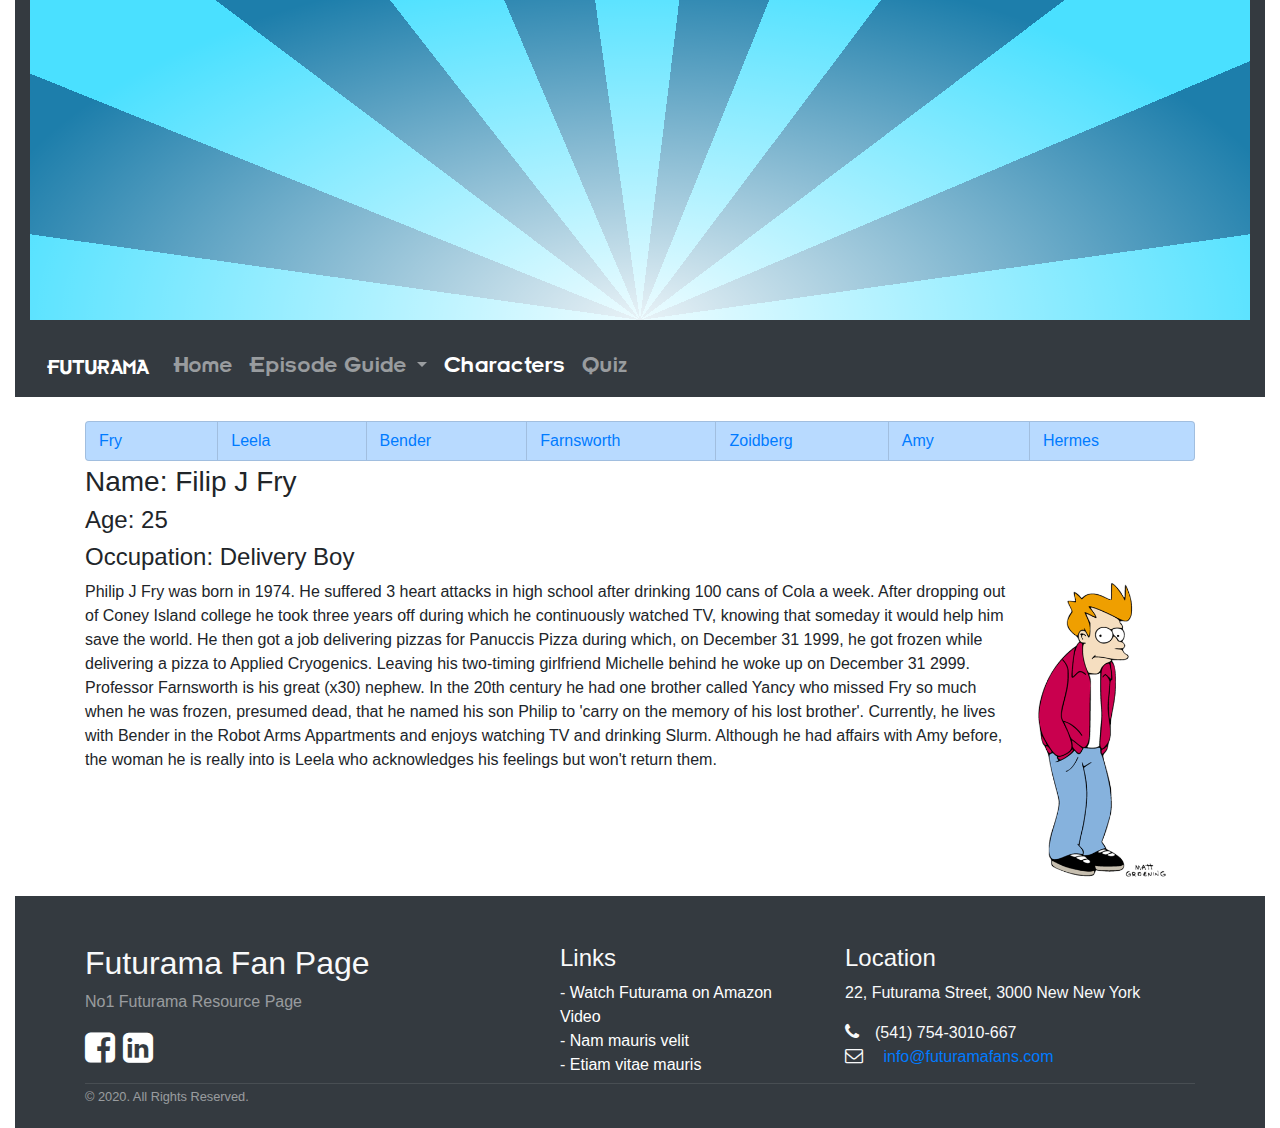
<file: src/characters.html>
<!DOCTYPE html>
<html lang="en">
  <head>
    <meta charset="utf-8" />
    <meta
      name="viewport"
      content="width=device-width, shrink-to-fit=no"
    />
    <link
      rel="stylesheet"
      href="https://stackpath.bootstrapcdn.com/bootstrap/4.4.1/css/bootstrap.min.css"
      integrity="sha384-Vkoo8x4CGsO3+Hhxv8T/Q5PaXtkKtu6ug5TOeNV6gBiFeWPGFN9MuhOf23Q9Ifjh"
      crossorigin="anonymous"
    />
    <link
      rel="stylesheet"
      href="https://cdnjs.cloudflare.com/ajax/libs/font-awesome/4.7.0/css/font-awesome.min.css"
    />

    <link rel="stylesheet" type="text/css" href="../css/index.css" />
    <title>Futurama FanPage</title>
    <link rel="shortcut icon" href="../img/logo2.png" />
  </head>
  <body>
    <div class="container-fluid">
      <div class="header-container container-fluid bg-dark text-light mb-4">
        <div class="intro-animation container-fluid navbar-dark bg-dark mb-3">
          <div class="header-text-container container-fluid d-flex flex-column">
            <div class="badge">
              <h1 id="text-bend">FUTURAMA</h1>
            </div>
            <div class="caption-container">
              <p id="title-caption">Loading...</p>
            </div>
          </div>
        </div>

        <nav class="navbar navbar-expand-md navbar-dark bg-dark">
          <a class="navbar-brand all-caps " href="../index.html">Futurama</a>
          <button
            class="navbar-toggler"
            type="button"
            data-toggle="collapse"
            data-target="#navbarSupportedContent"
            aria-controls="navbarSupportedContent"
            aria-expanded="false"
            aria-label="Toggle navigation"
          >
            <span class="navbar-toggler-icon"></span>
          </button>

          <div class="collapse navbar-collapse" id="navbarSupportedContent">
            <ul class="navbar-nav mr-auto">
              <li class="nav-item">
                <a class="nav-link" href="../index.html"
                  >Home <span class="sr-only">(current)</span></a
                >
              </li>
              <li class="nav-item dropdown">
                <a
                  class="nav-link dropdown-toggle"
                  href="#"
                  id="navbarDropdown"
                  role="button"
                  data-toggle="dropdown"
                  aria-haspopup="true"
                  aria-expanded="false"
                >
                  Episode Guide
                </a>
                <div class="dropdown-menu" aria-labelledby="navbarDropdown">
                  <a class="dropdown-item  active" href="../src/season1.html"
                    >Season 1</a
                  >
                  <a class="dropdown-item" href="../src/season2.html"
                    >Season 2</a
                  >
                  <a class="dropdown-item" href="#">Season 3</a>
                  <a class="dropdown-item" href="#">Season 4</a>
                  <a class="dropdown-item" href="#">Season 5</a>
                  <a class="dropdown-item" href="#">Season 6</a>
                  <a class="dropdown-item" href="#">Season 7</a>
                </div>
              </li>
              <li class="nav-item   active">
                <a class="nav-link" href="./characters.html">Characters</a>
              </li>
              <li class="nav-item">
                <a class="nav-link" href="./quiz.html">Quiz</a>
              </li>
            </ul>
          </div>
        </nav>
      </div>

      <div class="container">
        <ul class="character-list list-group list-group-horizontal flex-wrap">
          <li id="0" value="0" onclick="changeCharacter(this.id)"  class="list-group-item flex-fill list-group-item-primary">
            <button type="button" class="btn btn-link">Fry</button>
          </li>
          <li id="1" value="1" onclick="changeCharacter(this.id)" class="list-group-item flex-fill list-group-item-primary">
            <button  type="button" class="btn btn-link" value="leela">
              Leela
            </button>
          </li>
          <li id="2" value="2" onclick="changeCharacter(this.id)" class="list-group-item flex-fill list-group-item-primary">
            <button  type="button" class="btn btn-link" value="bender">
              Bender
            </button>
          </li>
          <li id="3" value="3" onclick="changeCharacter(this.id)" class="list-group-item flex-fill list-group-item-primary">
            <button  type="button" class="btn btn-link" value="farnsworth">
              Farnsworth
            </button>
          </li>
          <li id="4" value="4" onclick="changeCharacter(this.id)" class="list-group-item flex-fill list-group-item-primary">
            <button  type="button" class="btn btn-link" value="zoidberg">
              Zoidberg
            </button>
          </li>
          <li id="5" value="5" onclick="changeCharacter(this.id)" class="list-group-item flex-fill list-group-item-primary">
            <button  type="button" class="btn btn-link" value="amy">Amy</button>
          </li>
          <li id="6" value="6" onclick="changeCharacter(this.id)" class="list-group-item flex-fill list-group-item-primary">
            <button  type="button" class="btn btn-link" value="hermes">
              Hermes
            </button>
          </li>
        </ul>
        <div class="display-character mt-1 d-flex flex-row">
          <div class="character-bio">
         
          <div>              <h3 id="chr-name" class="list-item-name">Name: Filip J Fry</h4>
            <h4 id="chr-age" class="list-item-age">Age: 25</h4>
            <h4 id="chr-job" class="list-item-job">Occupation:  Delivery Boy</h4>
            <img class="float-right" id="chr-img" src="../img/chr/0.png" alt="Character image" />
            <div class="list-item-biography"></div>

            <p id="chr-bio">
              Philip J Fry was born in 1974. He suffered 3 heart attacks in high school after drinking 100 cans of Cola a week. After dropping out of Coney Island college he took three years off during which he continuously watched TV, knowing that someday it would help him save the world. He then got a job delivering pizzas for Panuccis Pizza during which, on December 31 1999, he got frozen while delivering a pizza to Applied Cryogenics. Leaving his two-timing girlfriend Michelle behind he woke up on December 31 2999. Professor Farnsworth is his great (x30) nephew. In the 20th century he had one brother called Yancy who missed Fry so much when he was frozen, presumed dead, that he named his son Philip to 'carry on the memory of his lost brother'. Currently, he lives with Bender in the Robot Arms Appartments and enjoys watching TV and drinking Slurm. Although he had affairs with Amy before, the woman he is really into is Leela who acknowledges his feelings but won't return them.
            </p></div>


          </div>
        </div>
      </div>

      <div class="footer container-fluid mt-3 bg-dark text-light">
        <div class="pt-5 pb-1 footer bg-dark">
          <div class="container">
            <div class="row">
              <div class="col-md-5 col-sm-12 about-company">
                <h2>Futurama Fan Page</h2>
                <p class="pr-5 text-white-50">No1 Futurama Resource Page</p>
                <p>
                  <a href="#"><i class="fa fa-facebook-square mr-2"></i></a
                  ><a href="#"><i class="fa fa-linkedin-square"></i></a>
                </p>
              </div>
              <div class="col-md-3 col-sm-12 links">
                <h4 class="mt-lg-0 mt-sm-3">Links</h4>
                <ul class="m-0 p-0">
                  <li>- <a href="#">Watch Futurama on Amazon Video</a></li>
                  <li>- <a href="#">Nam mauris velit</a></li>
                  <li>- <a href="#">Etiam vitae mauris</a></li>
                </ul>
              </div>
              <div class="col-md-4 col-sm-12 location">
                <h4 class="mt-lg-0 mt-sm-4">Location</h4>
                <p>22, Futurama Street, 3000 New New York</p>
                <p class="mb-0">
                  <i class="fa fa-phone mr-3"></i>(541) 754-3010-667
                </p>
                <i class="fa fa-envelope-o mr-3"></i>
                <a
                  href="mailto: info@futuramafans.com?subject=Welcome to the World of Tommorow"
                  >info@futuramafans.com</a
                >
              </div>
            </div>
            <div class="row">
              <div class="col copyright">
                <p class="">
                  <small class="text-white-50"
                    >© 2020. All Rights Reserved.</small
                  >
                </p>
              </div>
            </div>
          </div>
        </div>
      </div>
    </div>

    <script
      src="https://code.jquery.com/jquery-3.4.1.slim.min.js"
      integrity="sha384-J6qa4849blE2+poT4WnyKhv5vZF5SrPo0iEjwBvKU7imGFAV0wwj1yYfoRSJoZ+n"
      crossorigin="anonymous"
    ></script>
    <script
      src="https://cdn.jsdelivr.net/npm/popper.js@1.16.0/dist/umd/popper.min.js"
      integrity="sha384-Q6E9RHvbIyZFJoft+2mJbHaEWldlvI9IOYy5n3zV9zzTtmI3UksdQRVvoxMfooAo"
      crossorigin="anonymous"
    ></script>
    <script
      src="https://stackpath.bootstrapcdn.com/bootstrap/4.4.1/js/bootstrap.min.js"
      integrity="sha384-wfSDF2E50Y2D1uUdj0O3uMBJnjuUD4Ih7YwaYd1iqfktj0Uod8GCExl3Og8ifwB6"
      crossorigin="anonymous"
    ></script>
    <script src="../js/jquery.lettering-0.6.min.js"></script>
    <script src="../js/circletype.min.js"></script>
    <script src="../js/index.js"></script>
    <script src="../js/characters.js"></script>
  </body>
</html>
</file>
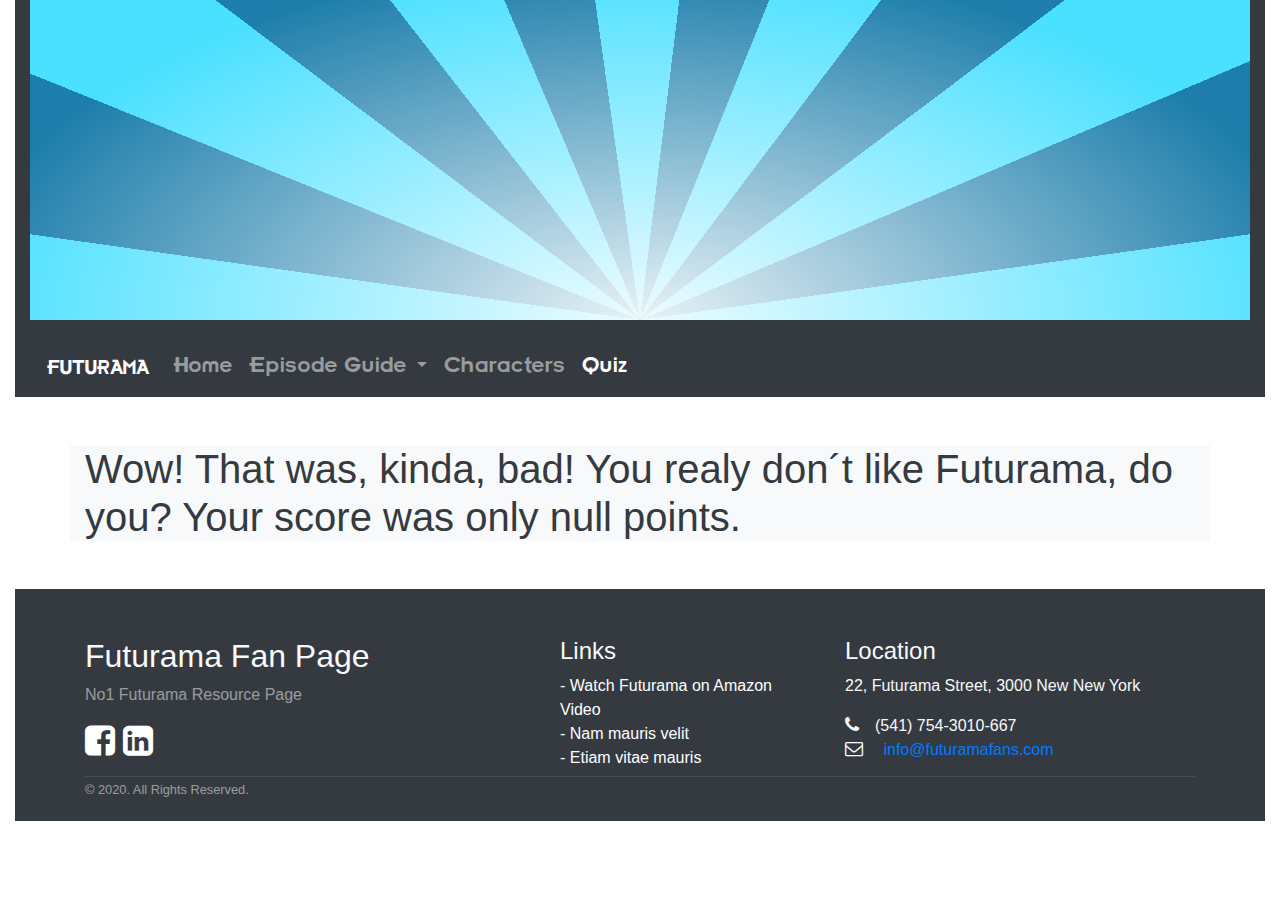
<file: src/end.html>
<!DOCTYPE html>
<html lang="en">
  <head>
    <meta charset="utf-8" />
    <meta name="viewport" content="width=device-width, shrink-to-fit=no" />
    <link
      rel="stylesheet"
      href="https://stackpath.bootstrapcdn.com/bootstrap/4.4.1/css/bootstrap.min.css"
      integrity="sha384-Vkoo8x4CGsO3+Hhxv8T/Q5PaXtkKtu6ug5TOeNV6gBiFeWPGFN9MuhOf23Q9Ifjh"
      crossorigin="anonymous"
    />
    <link
      rel="stylesheet"
      href="https://cdnjs.cloudflare.com/ajax/libs/font-awesome/4.7.0/css/font-awesome.min.css"
    />

    <link rel="stylesheet" type="text/css" href="../css/index.css" />
    <link rel="stylesheet" href="../css/quiz.css" />
    <title>Futurama FanPage</title>
    <link rel="shortcut icon" href="../img/logo2.png" />
  </head>
  <body>
    <div class="container-fluid ">
      <div class="header-container container-fluid bg-dark text-light">
        <div class="intro-animation container-fluid navbar-dark bg-dark mb-3">
          <div class="header-text-container container-fluid d-flex flex-column">
            <div class="badge">
              <h1 id="text-bend">FUTURAMA</h1>
            </div>
            <div class="caption-container">
              <p id="title-caption">Loading...</p>
            </div>
          </div>
        </div>

        <nav class="navbar navbar-expand-md navbar-dark bg-dark">
          <a class="navbar-brand all-caps " href="../index.html">Futurama</a>
          <button
            class="navbar-toggler"
            type="button"
            data-toggle="collapse"
            data-target="#navbarSupportedContent"
            aria-controls="navbarSupportedContent"
            aria-expanded="false"
            aria-label="Toggle navigation"
          >
            <span class="navbar-toggler-icon"></span>
          </button>

          <div class="collapse navbar-collapse" id="navbarSupportedContent">
            <ul class="navbar-nav mr-auto">
              <li class="nav-item">
                <a class="nav-link" href="../index.html"
                  >Home <span class="sr-only"></span
                ></a>
              </li>
              <li class="nav-item dropdown">
                <a
                  class="nav-link dropdown-toggle"
                  href="#"
                  id="navbarDropdown"
                  role="button"
                  data-toggle="dropdown"
                  aria-haspopup="true"
                  aria-expanded="false"
                >
                  Episode Guide
                </a>
                <div class="dropdown-menu" aria-labelledby="navbarDropdown">
                  <a class="dropdown-item" href="season1.html">Season 1</a>
                  <a class="dropdown-item" href="season2.html">Season 2</a>
                  <a class="dropdown-item" href="#">Season 3</a>
                  <a class="dropdown-item" href="#">Season 4</a>
                  <a class="dropdown-item" href="#">Season 5</a>
                  <a class="dropdown-item" href="#">Season 6</a>
                  <a class="dropdown-item" href="#">Season 7</a>
                </div>
              </li>
              <li class="nav-item">
                <a class="nav-link" href="characters.html">Characters</a>
              </li>
              <li class="nav-item  active">
                <a class="nav-link" href="quiz.html">Quiz</a>
              </li>
            </ul>
          </div>
        </nav>
      </div>

      <div class="container bg-light text-dark my-5">
        <div id="end" class="flex-center flex-column">
          <h1 id="finalScore">0</h1>
        </div>
      </div>

      <div class="footer container-fluid mt-3 bg-dark text-light">
        <div class="pt-5 pb-1 footer bg-dark">
          <div class="container">
            <div class="row">
              <div class="col-md-5 col-sm-12 about-company">
                <h2>Futurama Fan Page</h2>
                <p class="pr-5 text-white-50">No1 Futurama Resource Page</p>
                <p>
                  <a href="#"><i class="fa fa-facebook-square mr-2"></i></a
                  ><a href="#"><i class="fa fa-linkedin-square"></i></a>
                </p>
              </div>
              <div class="col-md-3 col-sm-12 links">
                <h4 class="mt-lg-0 mt-sm-3">Links</h4>
                <ul class="m-0 p-0">
                  <li>- <a href="#">Watch Futurama on Amazon Video</a></li>
                  <li>- <a href="#">Nam mauris velit</a></li>
                  <li>- <a href="#">Etiam vitae mauris</a></li>
                </ul>
              </div>
              <div class="col-md-4 col-sm-12 location">
                <h4 class="mt-lg-0 mt-sm-4">Location</h4>
                <p>22, Futurama Street, 3000 New New York</p>
                <p class="mb-0">
                  <i class="fa fa-phone mr-3"></i>(541) 754-3010-667
                </p>
                <i class="fa fa-envelope-o mr-3"></i>
                <a
                  href="mailto: info@futuramafans.com?subject=Welcome to the World of Tommorow"
                  >info@futuramafans.com</a
                >
              </div>
            </div>
            <div class="row">
              <div class="col copyright">
                <p class="">
                  <small class="text-white-50"
                    >© 2020. All Rights Reserved.</small
                  >
                </p>
              </div>
            </div>
          </div>
        </div>
      </div>
    </div>

    <script
      src="https://code.jquery.com/jquery-3.4.1.slim.min.js"
      integrity="sha384-J6qa4849blE2+poT4WnyKhv5vZF5SrPo0iEjwBvKU7imGFAV0wwj1yYfoRSJoZ+n"
      crossorigin="anonymous"
    ></script>
    <script
      src="https://cdn.jsdelivr.net/npm/popper.js@1.16.0/dist/umd/popper.min.js"
      integrity="sha384-Q6E9RHvbIyZFJoft+2mJbHaEWldlvI9IOYy5n3zV9zzTtmI3UksdQRVvoxMfooAo"
      crossorigin="anonymous"
    ></script>
    <script
      src="https://stackpath.bootstrapcdn.com/bootstrap/4.4.1/js/bootstrap.min.js"
      integrity="sha384-wfSDF2E50Y2D1uUdj0O3uMBJnjuUD4Ih7YwaYd1iqfktj0Uod8GCExl3Og8ifwB6"
      crossorigin="anonymous"
    ></script>
    <script src="../js/jquery.lettering-0.6.min.js"></script>
    <script src="../js/circletype.min.js"></script>
    <script src="../js/index.js"></script>
    <script src="../js/quiz.js"></script>
    <script src="../js/end.js"></script>
  </body>
</html>
</file>
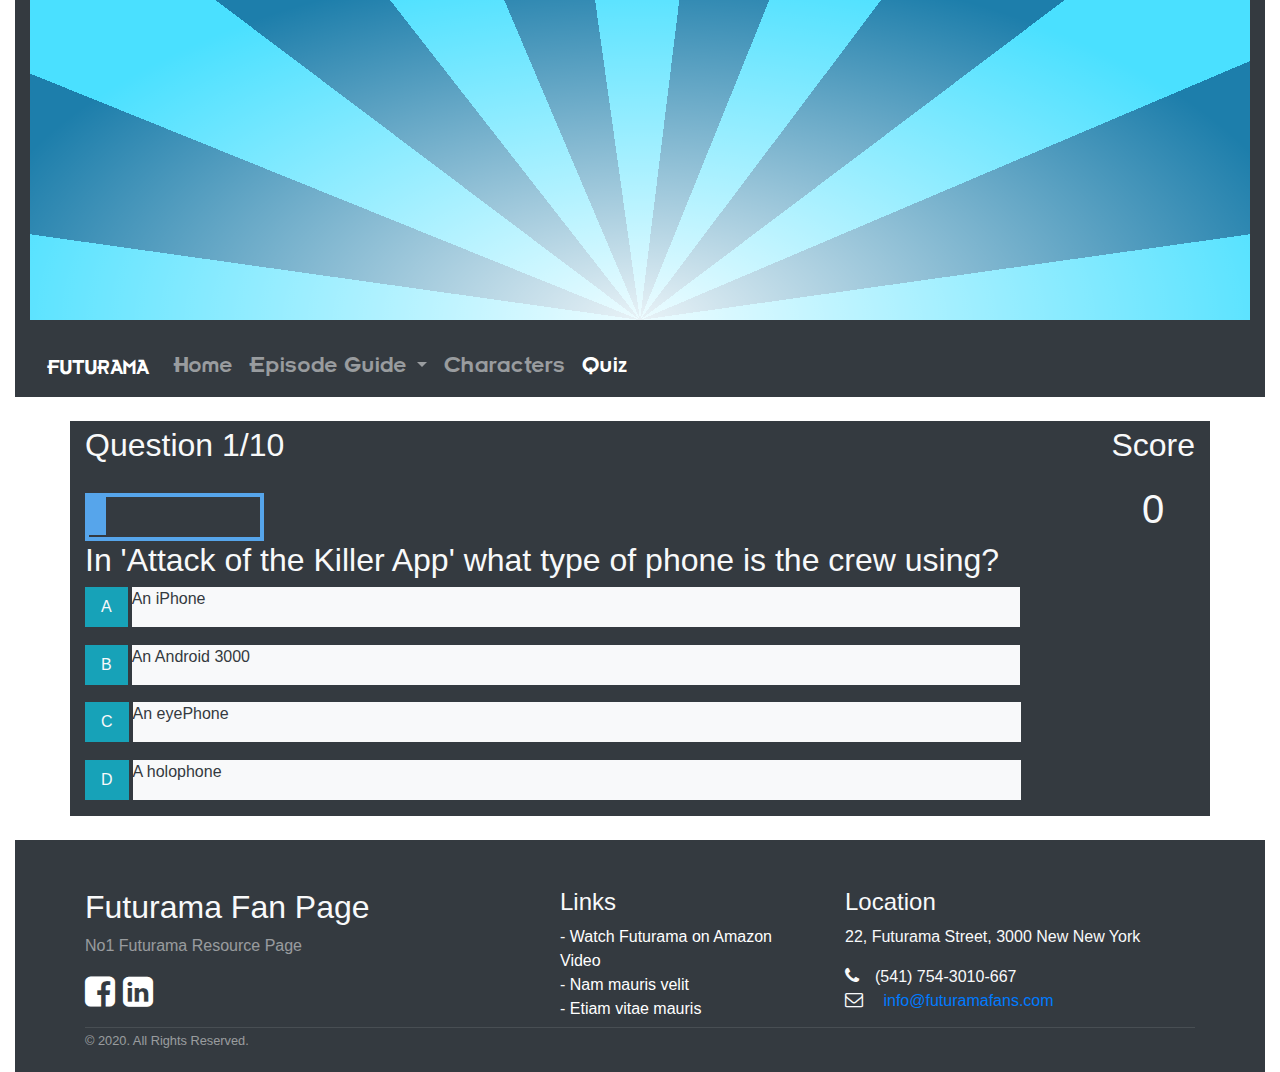
<file: src/quiz.html>
<!DOCTYPE html>
<html lang="en">
  <head>
    <meta charset="utf-8" />
    <meta name="viewport" content="width=device-width, shrink-to-fit=no" />
    <link
      rel="stylesheet"
      href="https://stackpath.bootstrapcdn.com/bootstrap/4.4.1/css/bootstrap.min.css"
      integrity="sha384-Vkoo8x4CGsO3+Hhxv8T/Q5PaXtkKtu6ug5TOeNV6gBiFeWPGFN9MuhOf23Q9Ifjh"
      crossorigin="anonymous"
    />
    <link
      rel="stylesheet"
      href="https://cdnjs.cloudflare.com/ajax/libs/font-awesome/4.7.0/css/font-awesome.min.css"
    />

    <link rel="stylesheet" type="text/css" href="../css/index.css" />
    <link rel="stylesheet" href="../css/quiz.css" />
    <title>Futurama FanPage</title>
    <link rel="shortcut icon" href="../img/logo2.png" />
  </head>
  <body>
    <div class="container-fluid ">
      <div class="header-container container-fluid bg-dark text-light">
        <div class="intro-animation container-fluid navbar-dark bg-dark mb-3">
          <div class="header-text-container container-fluid d-flex flex-column">
            <div class="badge">
              <h1 id="text-bend">FUTURAMA</h1>
            </div>
            <div class="caption-container">
              <p id="title-caption">Loading...</p>
            </div>
          </div>
        </div>

        <nav class="navbar navbar-expand-md navbar-dark bg-dark">
          <a class="navbar-brand all-caps " href="../index.html">Futurama</a>
          <button
            class="navbar-toggler"
            type="button"
            data-toggle="collapse"
            data-target="#navbarSupportedContent"
            aria-controls="navbarSupportedContent"
            aria-expanded="false"
            aria-label="Toggle navigation"
          >
            <span class="navbar-toggler-icon"></span>
          </button>

          <div class="collapse navbar-collapse" id="navbarSupportedContent">
            <ul class="navbar-nav mr-auto">
              <li class="nav-item">
                <a class="nav-link" href="../index.html"
                  >Home <span class="sr-only"></span
                ></a>
              </li>
              <li class="nav-item dropdown">
                <a
                  class="nav-link dropdown-toggle"
                  href="#"
                  id="navbarDropdown"
                  role="button"
                  data-toggle="dropdown"
                  aria-haspopup="true"
                  aria-expanded="false"
                >
                  Episode Guide
                </a>
                <div class="dropdown-menu" aria-labelledby="navbarDropdown">
                  <a class="dropdown-item" href="../src/season1.html"
                    >Season 1</a
                  >
                  <a class="dropdown-item" href="../src/season2.html"
                    >Season 2</a
                  >
                  <a class="dropdown-item" href="#">Season 3</a>
                  <a class="dropdown-item" href="#">Season 4</a>
                  <a class="dropdown-item" href="#">Season 5</a>
                  <a class="dropdown-item" href="#">Season 6</a>
                  <a class="dropdown-item" href="#">Season 7</a>
                </div>
              </li>
              <li class="nav-item">
                <a class="nav-link" href="../src/characters.html">Characters</a>
              </li>
              <li class="nav-item  active">
                <a class="nav-link" href="../src/quiz.html">Quiz</a>
              </li>
            </ul>
          </div>
        </nav>
      </div>

      <div class="container game-container bg-dark text-light my-4">
        <div id="game" class="justify-center flex-column">
          <div id="hud">
            <div id="hud-item">
              <p id="progressText" class="hud-prefix">
                Question
              </p>
              <div id="progressBar">
                <div id="progressBarFull"></div>
              </div>
            </div>
            <div id="hud-item">
              <p class="hud-prefix">
                Score
              </p>
              <h1 class="hud-main-text" id="score">
                0
              </h1>
            </div>
          </div>
          <h2 id="question" class="mb-2">
            What is the answer to this question?
          </h2>
          <div class="choice-container bg-ligth">
            <p class="choice-prefix bg-info px-3 py-2">A</p>
            <p class="choice-text text-dark bg-light ml-1" data-number="1">
              Choice 1
            </p>
          </div>
          <div class="choice-container bg-ligth">
            <p class="choice-prefix bg-info px-3 py-2">B</p>
            <p class="choice-text text-dark bg-light ml-1" data-number="2">
              Choice 2
            </p>
          </div>
          <div class="choice-container">
            <p class="choice-prefix bg-info px-3 py-2">C</p>
            <p class="choice-text text-dark bg-light ml-1" data-number="3">
              Choice 3
            </p>
          </div>
          <div class="choice-container">
            <p class="choice-prefix bg-info px-3 py-2">D</p>
            <p class="choice-text text-dark bg-light ml-1" data-number="4">
              Choice 4
            </p>
          </div>
        </div>
      </div>

      <div class="footer container-fluid mt-3 bg-dark text-light">
        <div class="pt-5 pb-1 footer bg-dark">
          <div class="container">
            <div class="row">
              <div class="col-md-5 col-sm-12 about-company">
                <h2>Futurama Fan Page</h2>
                <p class="pr-5 text-white-50">No1 Futurama Resource Page</p>
                <p>
                  <a href="#"><i class="fa fa-facebook-square mr-2"></i></a
                  ><a href="#"><i class="fa fa-linkedin-square"></i></a>
                </p>
              </div>
              <div class="col-md-3 col-sm-12 links">
                <h4 class="mt-lg-0 mt-sm-3">Links</h4>
                <ul class="m-0 p-0">
                  <li>- <a href="#">Watch Futurama on Amazon Video</a></li>
                  <li>- <a href="#">Nam mauris velit</a></li>
                  <li>- <a href="#">Etiam vitae mauris</a></li>
                </ul>
              </div>
              <div class="col-md-4 col-sm-12 location">
                <h4 class="mt-lg-0 mt-sm-4">Location</h4>
                <p>22, Futurama Street, 3000 New New York</p>
                <p class="mb-0">
                  <i class="fa fa-phone mr-3"></i>(541) 754-3010-667
                </p>
                <i class="fa fa-envelope-o mr-3"></i>
                <a
                  href="mailto: info@futuramafans.com?subject=Welcome to the World of Tommorow"
                  >info@futuramafans.com</a
                >
              </div>
            </div>
            <div class="row">
              <div class="col copyright">
                <p class="">
                  <small class="text-white-50"
                    >© 2020. All Rights Reserved.</small
                  >
                </p>
              </div>
            </div>
          </div>
        </div>
      </div>
    </div>

    <script
      src="https://code.jquery.com/jquery-3.4.1.slim.min.js"
      integrity="sha384-J6qa4849blE2+poT4WnyKhv5vZF5SrPo0iEjwBvKU7imGFAV0wwj1yYfoRSJoZ+n"
      crossorigin="anonymous"
    ></script>
    <script
      src="https://cdn.jsdelivr.net/npm/popper.js@1.16.0/dist/umd/popper.min.js"
      integrity="sha384-Q6E9RHvbIyZFJoft+2mJbHaEWldlvI9IOYy5n3zV9zzTtmI3UksdQRVvoxMfooAo"
      crossorigin="anonymous"
    ></script>
    <script
      src="https://stackpath.bootstrapcdn.com/bootstrap/4.4.1/js/bootstrap.min.js"
      integrity="sha384-wfSDF2E50Y2D1uUdj0O3uMBJnjuUD4Ih7YwaYd1iqfktj0Uod8GCExl3Og8ifwB6"
      crossorigin="anonymous"
    ></script>
    <script src="../js/jquery.lettering-0.6.min.js"></script>
    <script src="../js/circletype.min.js"></script>
    <script src="../js/index.js"></script>
    <script src="../js/quiz.js"></script>
  </body>
</html>
</file>
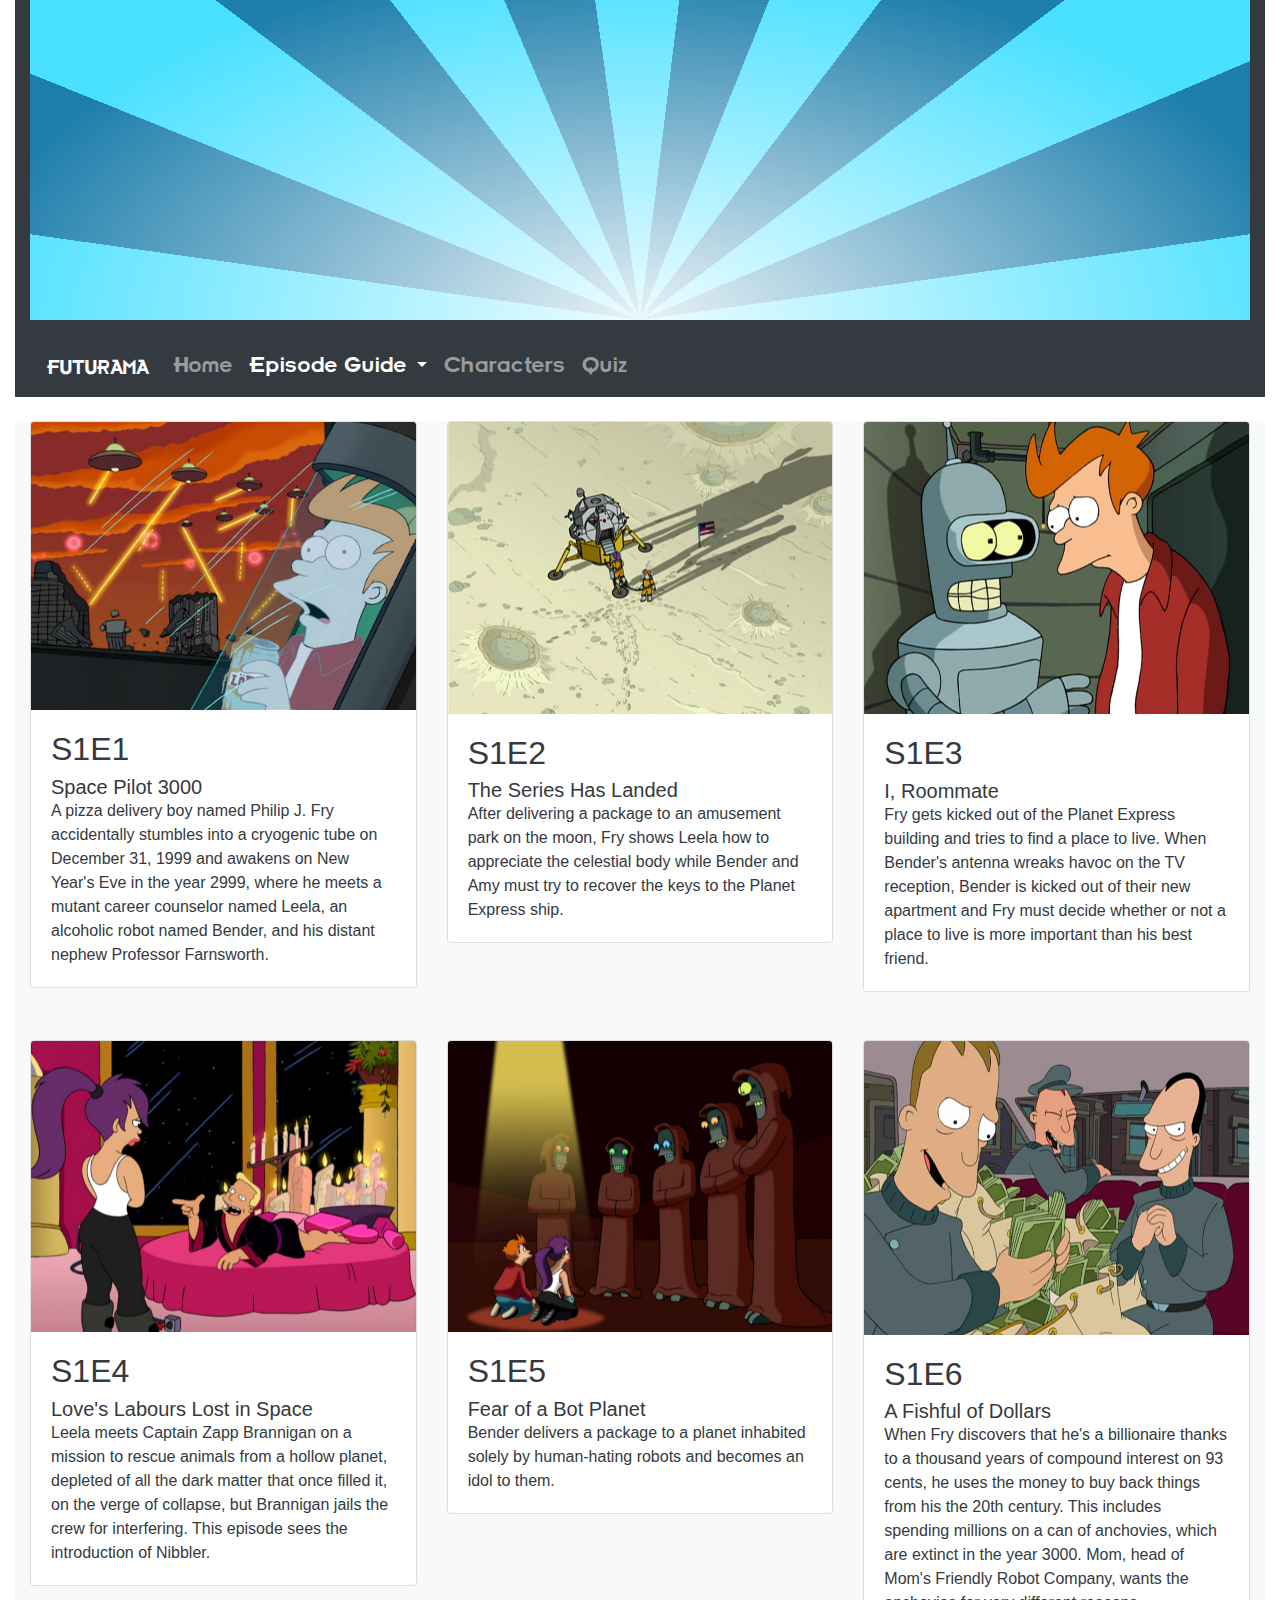
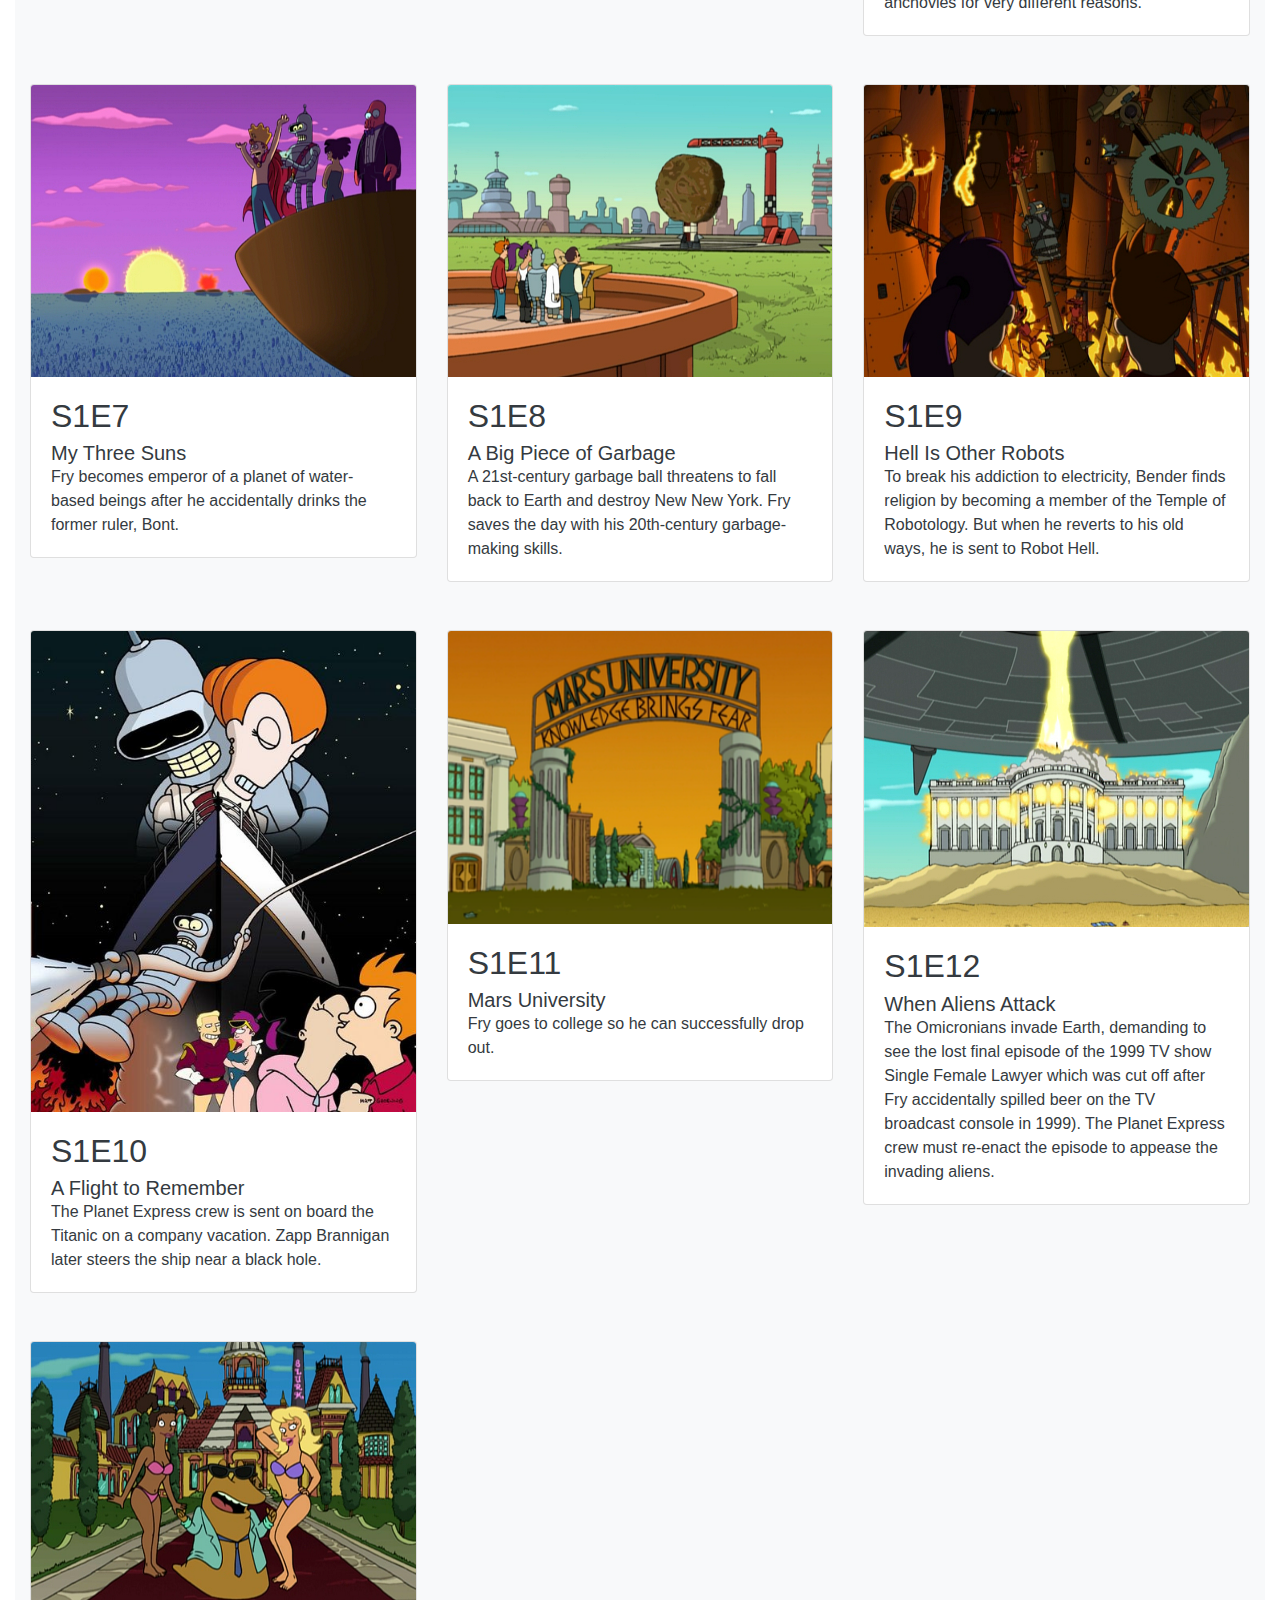
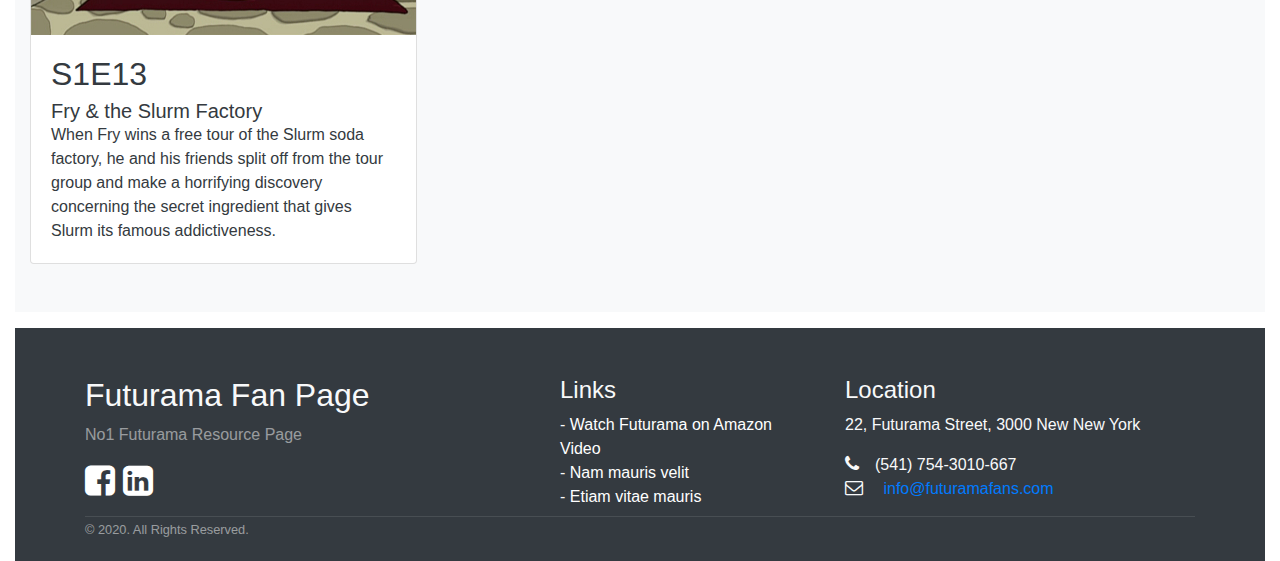
<file: src/season1.html>
<!DOCTYPE html>
<html lang="en">
  <head>
    <meta charset="utf-8" />
    <meta name="viewport" content="width=device-width, shrink-to-fit=no" />
    <link
      rel="stylesheet"
      href="https://stackpath.bootstrapcdn.com/bootstrap/4.4.1/css/bootstrap.min.css"
      integrity="sha384-Vkoo8x4CGsO3+Hhxv8T/Q5PaXtkKtu6ug5TOeNV6gBiFeWPGFN9MuhOf23Q9Ifjh"
      crossorigin="anonymous"
    />
    <link
      rel="stylesheet"
      href="https://cdnjs.cloudflare.com/ajax/libs/font-awesome/4.7.0/css/font-awesome.min.css"
    />

    <link rel="stylesheet" type="text/css" href="../css/index.css" />
    <title>Futurama FanPage</title>
    <link rel="shortcut icon" href="../img/logo2.png" />
  </head>
  <body>
    <div class="container-fluid">
      <div class="header-container container-fluid bg-dark text-light mb-4">
        <div class="intro-animation container-fluid navbar-dark bg-dark mb-3">
          <div class="header-text-container container-fluid d-flex flex-column">
            <div class="badge">
              <h1 id="text-bend">FUTURAMA</h1>
            </div>
            <div class="caption-container">
              <p id="title-caption">Loading...</p>
            </div>
          </div>
        </div>

        <nav class="navbar navbar-expand-md navbar-dark bg-dark">
          <a class="navbar-brand all-caps " href="../index.html">Futurama</a>
          <button
            class="navbar-toggler"
            type="button"
            data-toggle="collapse"
            data-target="#navbarSupportedContent"
            aria-controls="navbarSupportedContent"
            aria-expanded="false"
            aria-label="Toggle navigation"
          >
            <span class="navbar-toggler-icon"></span>
          </button>

          <div class="collapse navbar-collapse" id="navbarSupportedContent">
            <ul class="navbar-nav mr-auto">
              <li class="nav-item">
                <a class="nav-link" href="../index.html"
                  >Home <span class="sr-only">(current)</span></a
                >
              </li>
              <li class="nav-item dropdown  active">
                <a
                  class="nav-link dropdown-toggle"
                  href="#"
                  id="navbarDropdown"
                  role="button"
                  data-toggle="dropdown"
                  aria-haspopup="true"
                  aria-expanded="false"
                >
                  Episode Guide
                </a>
                <div class="dropdown-menu" aria-labelledby="navbarDropdown">
                  <a class="dropdown-item  active" href="../src/season1.html"
                    >Season 1</a
                  >
                  <a class="dropdown-item" href="../src/season2.html"
                    >Season 2</a
                  >
                  <a class="dropdown-item" href="#">Season 3</a>
                  <a class="dropdown-item" href="#">Season 4</a>
                  <a class="dropdown-item" href="#">Season 5</a>
                  <a class="dropdown-item" href="#">Season 6</a>
                  <a class="dropdown-item" href="#">Season 7</a>
                </div>
              </li>
              <li class="nav-item">
                <a class="nav-link" href="./characters.html">Characters</a>
              </li>
              <li class="nav-item">
                <a class="nav-link" href="./quiz.html">Quiz</a>
              </li>
            </ul>
          </div>
        </nav>
      </div>

      <div class="main container-fluid bg-light text-dark mt-2">
        <div class="row">
          <div class="col-12 col-md-6 col-lg-4">
            <section class="card mb-5">
              <a href="#"
                ><img
                  class="card-img-top"
                  src="../img/s1/s1e1.png"
                  alt="Futurama episode one"
              /></a>
              <div class="card-body">
                <h2 class="card-title">S1E1</h2>
                <h5 class="card-subtitle">Space Pilot 3000</h5>
                <p class="card-text">
                  A pizza delivery boy named Philip J. Fry accidentally stumbles
                  into a cryogenic tube on Dеcember 31, 1999 and awakens on New
                  Year's Eve in the year 2999, where he meets a mutant career
                  counselor named Leela, an alcoholic robot named Bender, and
                  his distant nephew Professor Farnsworth.
                </p>
              </div>
            </section>
            <!-- card -->
          </div>
          <div class="col-12 col-md-6 col-lg-4">
            <section class="card mb-5">
              <a href="#">
                <img
                  class="card-img-top"
                  src="../img/s1/s1e2.png"
                  alt="Futurama episode two"
              /></a>

              <div class="card-body">
                <h2 class="card-title">S1E2</h2>
                <h5 class="card-subtitle">The Series Has Landed</h5>
                <p class="card-text">
                  After delivering a package to an amusement park on the moon,
                  Fry shows Leela how to appreciate the celestial body while
                  Bender and Amy must try to recover the keys to the Planet
                  Express ship.
                </p>
              </div>
            </section>
            <!-- card -->
          </div>
          <div class="col-12 col-md-6 col-lg-4">
            <section class="card mb-5">
              <a href="#">
                <img
                  class="card-img-top"
                  src="../img/s1/s1e3.png"
                  alt="Futurama episode three"
              /></a>

              <div class="card-body">
                <h2 class="card-title">S1E3</h2>
                <h5 class="card-subtitle">I, Roommate</h5>
                <p class="card-text">
                  Fry gets kicked out of the Planet Express building and tries
                  to find a place to live. When Bender's antenna wreaks havoc on
                  the TV reception, Bender is kicked out of their new apartment
                  and Fry must decide whether or not a place to live is more
                  important than his best friend.
                </p>
              </div>
            </section>
            <!-- card -->
          </div>
          <div class="col-12 col-md-6 col-lg-4">
            <section class="card mb-5">
              <a href="#">
                <img
                  class="card-img-top"
                  src="../img/s1/s1e4.png"
                  alt="Futurama episode four"
              /></a>

              <div class="card-body">
                <h2 class="card-title">S1E4</h2>
                <h5 class="card-subtitle">Love's Labours Lost in Space</h5>
                <p class="card-text">
                  Leela meets Captain Zapp Brannigan on a mission to rescue
                  animals from a hollow planet, depleted of all the dark matter
                  that once filled it, on the verge of collapse, but Brannigan
                  jails the crew for interfering. This episode sees the
                  introduction of Nibbler.
                </p>
              </div>
            </section>
            <!-- card -->
          </div>
          <div class="col-12 col-md-6 col-lg-4">
            <section class="card mb-5">
              <a href="#">
                <img
                  class="card-img-top"
                  src="../img/s1/s1e5.png"
                  alt="Futurama episode five"
              /></a>

              <div class="card-body">
                <h2 class="card-title">S1E5</h2>
                <h5 class="card-subtitle">Fear of a Bot Planet</h5>
                <p class="card-text">
                  Bender delivers a package to a planet inhabited solely by
                  human-hating robots and becomes an idol to them.
                </p>
              </div>
            </section>
            <!-- card -->
          </div>
          <div class="col-12 col-md-6 col-lg-4">
            <section class="card mb-5">
              <a href="#">
                <img
                  class="card-img-top"
                  src="../img/s1/s1e6.png"
                  alt="Futurama episode six"
              /></a>

              <div class="card-body">
                <h2 class="card-title">S1E6</h2>
                <h5 class="card-subtitle">A Fishful of Dollars</h5>
                <p class="card-text">
                  When Fry discovers that he's a billionaire thanks to a
                  thousand years of compound interest on 93 cents, he uses the
                  money to buy back things from his the 20th century. This
                  includes spending millions on a can of anchovies, which are
                  extinct in the year 3000. Mom, head of Mom's Friendly Robot
                  Company, wants the anchovies for very different reasons.
                </p>
              </div>
            </section>
            <!-- card -->
          </div>
          <div class="col-12 col-md-6 col-lg-4">
            <section class="card mb-5">
              <a href="#">
                <img
                  class="card-img-top"
                  src="../img/s1/s1e7.png"
                  alt="Futurama episode seven"
              /></a>

              <div class="card-body">
                <h2 class="card-title">S1E7</h2>
                <h5 class="card-subtitle">My Three Suns</h5>
                <p class="card-text">
                  Fry becomes emperor of a planet of water-based beings after he
                  accidentally drinks the former ruler, Bont.
                </p>
              </div>
            </section>
            <!-- card -->
          </div>
          <div class="col-12 col-md-6 col-lg-4">
            <section class="card mb-5">
              <a href="#">
                <img
                  class="card-img-top"
                  src="../img/s1/s1e8.png"
                  alt="Futurama episode eight"
              /></a>

              <div class="card-body">
                <h2 class="card-title">S1E8</h2>
                <h5 class="card-subtitle">A Big Piece of Garbage</h5>
                <p class="card-text">
                  A 21st-century garbage ball threatens to fall back to Earth
                  and destroy New New York. Fry saves the day with his
                  20th-century garbage-making skills.
                </p>
              </div>
            </section>
            <!-- card -->
          </div>
          <div class="col-12 col-md-6 col-lg-4">
            <section class="card mb-5">
              <a href="#">
                <img
                  class="card-img-top"
                  src="../img/s1/s1e9.png"
                  alt="Futurama episode nine"
              /></a>

              <div class="card-body">
                <h2 class="card-title">S1E9</h2>
                <h5 class="card-subtitle">Hell Is Other Robots</h5>
                <p class="card-text">
                  To break his addiction to electricity, Bender finds religion
                  by becoming a member of the Temple of Robotology. But when he
                  reverts to his old ways, he is sent to Robot Hell.
                </p>
              </div>
            </section>
            <!-- card -->
          </div>
          <div class="col-12 col-md-6 col-lg-4">
            <section class="card mb-5">
              <a href="#">
                <img
                  class="card-img-top"
                  src="../img/s1/s1e10.jpg"
                  alt="Futurama episode ten"
              /></a>

              <div class="card-body">
                <h2 class="card-title">S1E10</h2>
                <h5 class="card-subtitle">A Flight to Remember</h5>
                <p class="card-text">
                  The Planet Express crew is sent on board the Titanic on a
                  company vacation. Zapp Brannigan later steers the ship near a
                  black hole.
                </p>
              </div>
            </section>
            <!-- card -->
          </div>
          <div class="col-12 col-md-6 col-lg-4">
            <section class="card mb-5">
              <a href="#">
                <img
                  class="card-img-top"
                  src="../img/s1/s1e11.png"
                  alt="Futurama episode eleven"
              /></a>

              <div class="card-body">
                <h2 class="card-title">S1E11</h2>
                <h5 class="card-subtitle">Mars University</h5>
                <p class="card-text">
                  Fry goes to college so he can successfully drop out.
                </p>
              </div>
            </section>
            <!-- card -->
          </div>
          <div class="col-12 col-md-6 col-lg-4">
            <section class="card mb-5">
              <a href="#">
                <img
                  class="card-img-top"
                  src="../img/s1/s1e12.png"
                  alt="Futurama episode twelve"
              /></a>

              <div class="card-body">
                <h2 class="card-title">S1E12</h2>
                <h5 class="card-subtitle">When Aliens Attack</h5>
                <p class="card-text">
                  The Omicronians invade Earth, demanding to see the lost final
                  episode of the 1999 TV show Single Female Lawyer which was cut
                  off after Fry accidentally spilled beer on the TV broadcast
                  console in 1999). The Planet Express crew must re-enact the
                  episode to appease the invading aliens.
                </p>
              </div>
            </section>
            <!-- card -->
          </div>
          <div class="col-12 col-md-6 col-lg-4">
            <section class="card mb-5">
              <a href="#">
                <img
                  class="card-img-top"
                  src="../img/s1/s1e13.png"
                  alt="Futurama episode thirteen"
              /></a>

              <div class="card-body">
                <h2 class="card-title">S1E13</h2>
                <h5 class="card-subtitle">Fry & the Slurm Factory</h5>
                <p class="card-text">
                  When Fry wins a free tour of the Slurm soda factory, he and
                  his friends split off from the tour group and make a
                  horrifying discovery concerning the secret ingredient that
                  gives Slurm its famous addictiveness.
                </p>
              </div>
            </section>
            <!-- card -->
          </div>
        </div>
      </div>

      <div class="footer container-fluid mt-3 bg-dark text-light">
        <div class="pt-5 pb-1 footer bg-dark">
          <div class="container">
            <div class="row">
              <div class="col-md-5 col-sm-12 about-company">
                <h2>Futurama Fan Page</h2>
                <p class="pr-5 text-white-50">No1 Futurama Resource Page</p>
                <p>
                  <a href="#"><i class="fa fa-facebook-square mr-2"></i></a
                  ><a href="#"><i class="fa fa-linkedin-square"></i></a>
                </p>
              </div>
              <div class="col-md-3 col-sm-12 links">
                <h4 class="mt-lg-0 mt-sm-3">Links</h4>
                <ul class="m-0 p-0">
                  <li>- <a href="#">Watch Futurama on Amazon Video</a></li>
                  <li>- <a href="#">Nam mauris velit</a></li>
                  <li>- <a href="#">Etiam vitae mauris</a></li>
                </ul>
              </div>
              <div class="col-md-4 col-sm-12 location">
                <h4 class="mt-lg-0 mt-sm-4">Location</h4>
                <p>22, Futurama Street, 3000 New New York</p>
                <p class="mb-0">
                  <i class="fa fa-phone mr-3"></i>(541) 754-3010-667
                </p>
                <i class="fa fa-envelope-o mr-3"></i>
                <a
                  href="mailto: info@futuramafans.com?subject=Welcome to the World of Tommorow"
                  >info@futuramafans.com</a
                >
              </div>
            </div>
            <div class="row">
              <div class="col copyright">
                <p class="">
                  <small class="text-white-50"
                    >© 2020. All Rights Reserved.</small
                  >
                </p>
              </div>
            </div>
          </div>
        </div>
      </div>
    </div>

    <script
      src="https://code.jquery.com/jquery-3.4.1.slim.min.js"
      integrity="sha384-J6qa4849blE2+poT4WnyKhv5vZF5SrPo0iEjwBvKU7imGFAV0wwj1yYfoRSJoZ+n"
      crossorigin="anonymous"
    ></script>
    <script
      src="https://cdn.jsdelivr.net/npm/popper.js@1.16.0/dist/umd/popper.min.js"
      integrity="sha384-Q6E9RHvbIyZFJoft+2mJbHaEWldlvI9IOYy5n3zV9zzTtmI3UksdQRVvoxMfooAo"
      crossorigin="anonymous"
    ></script>
    <script
      src="https://stackpath.bootstrapcdn.com/bootstrap/4.4.1/js/bootstrap.min.js"
      integrity="sha384-wfSDF2E50Y2D1uUdj0O3uMBJnjuUD4Ih7YwaYd1iqfktj0Uod8GCExl3Og8ifwB6"
      crossorigin="anonymous"
    ></script>
    <script src="../js/jquery.lettering-0.6.min.js"></script>
    <script src="../js/circletype.min.js"></script>
    <script src="../js/index.js"></script>
  </body>
</html>
</file>
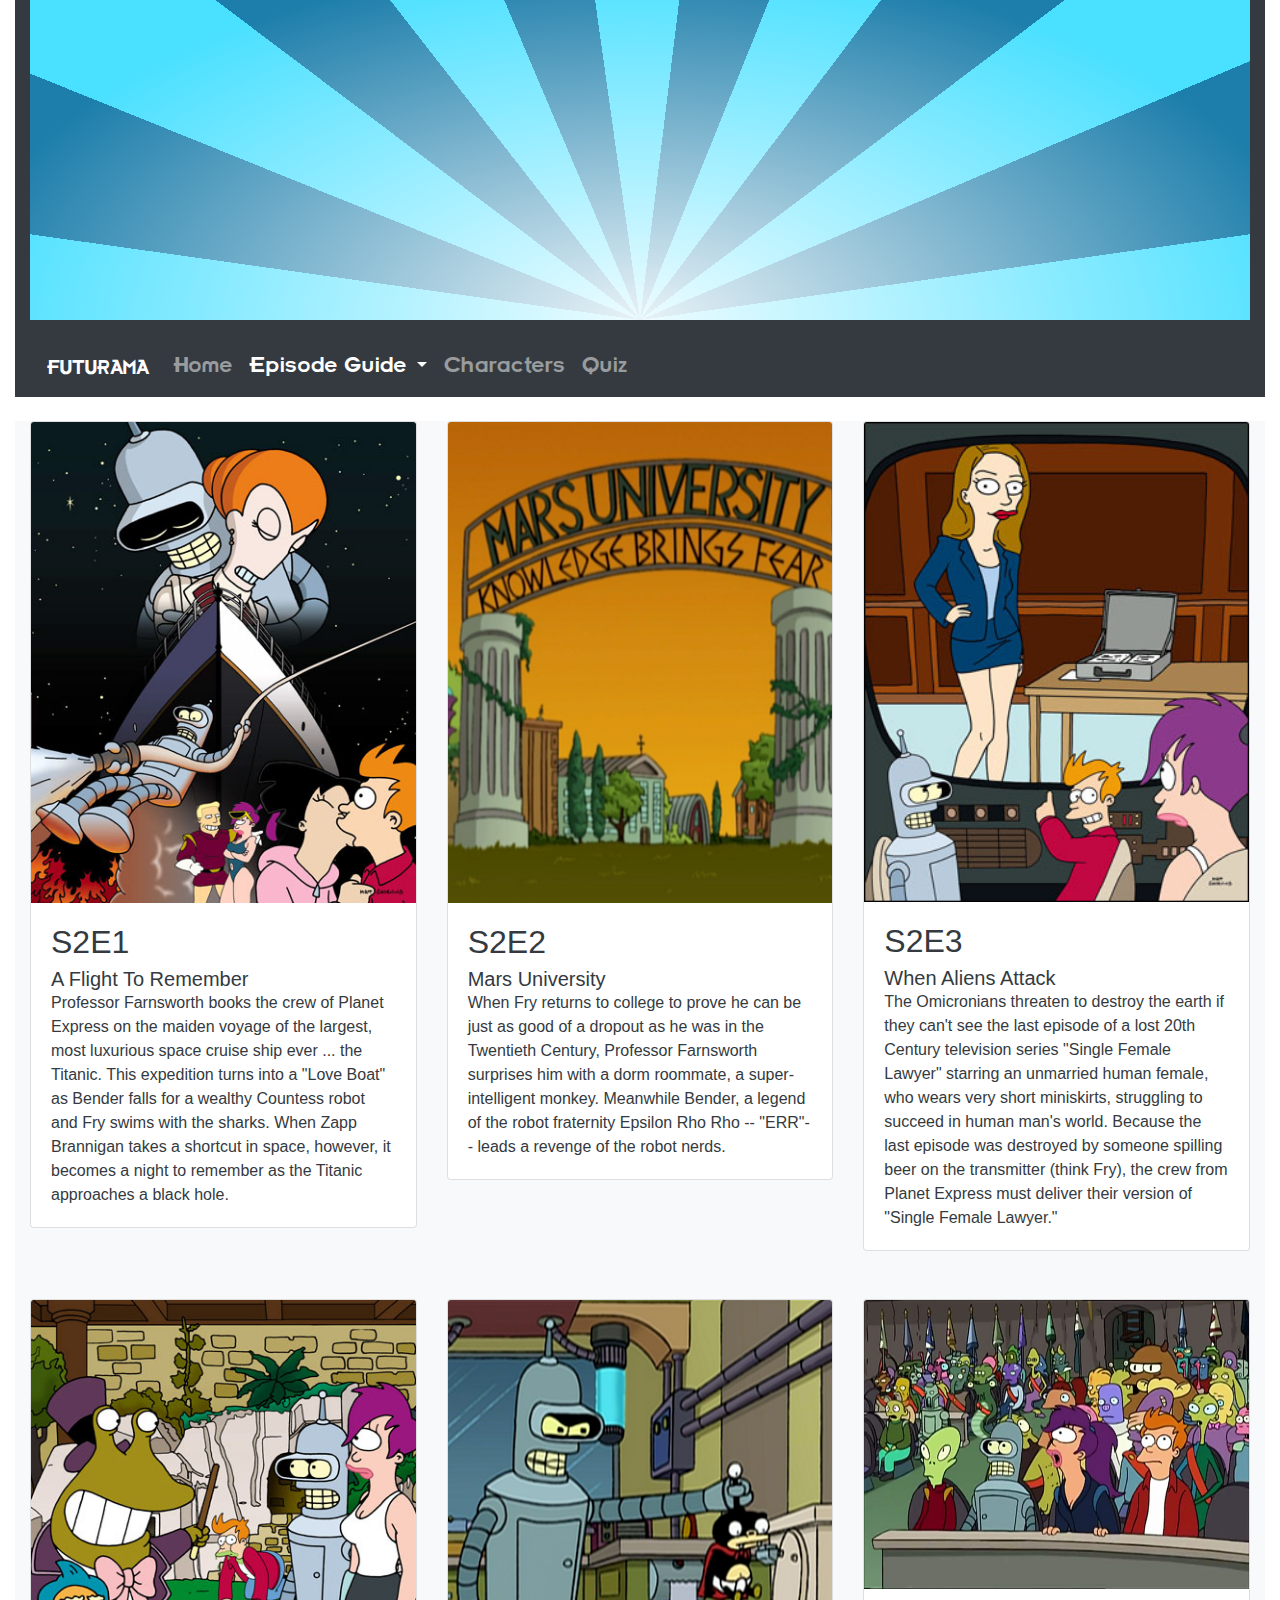
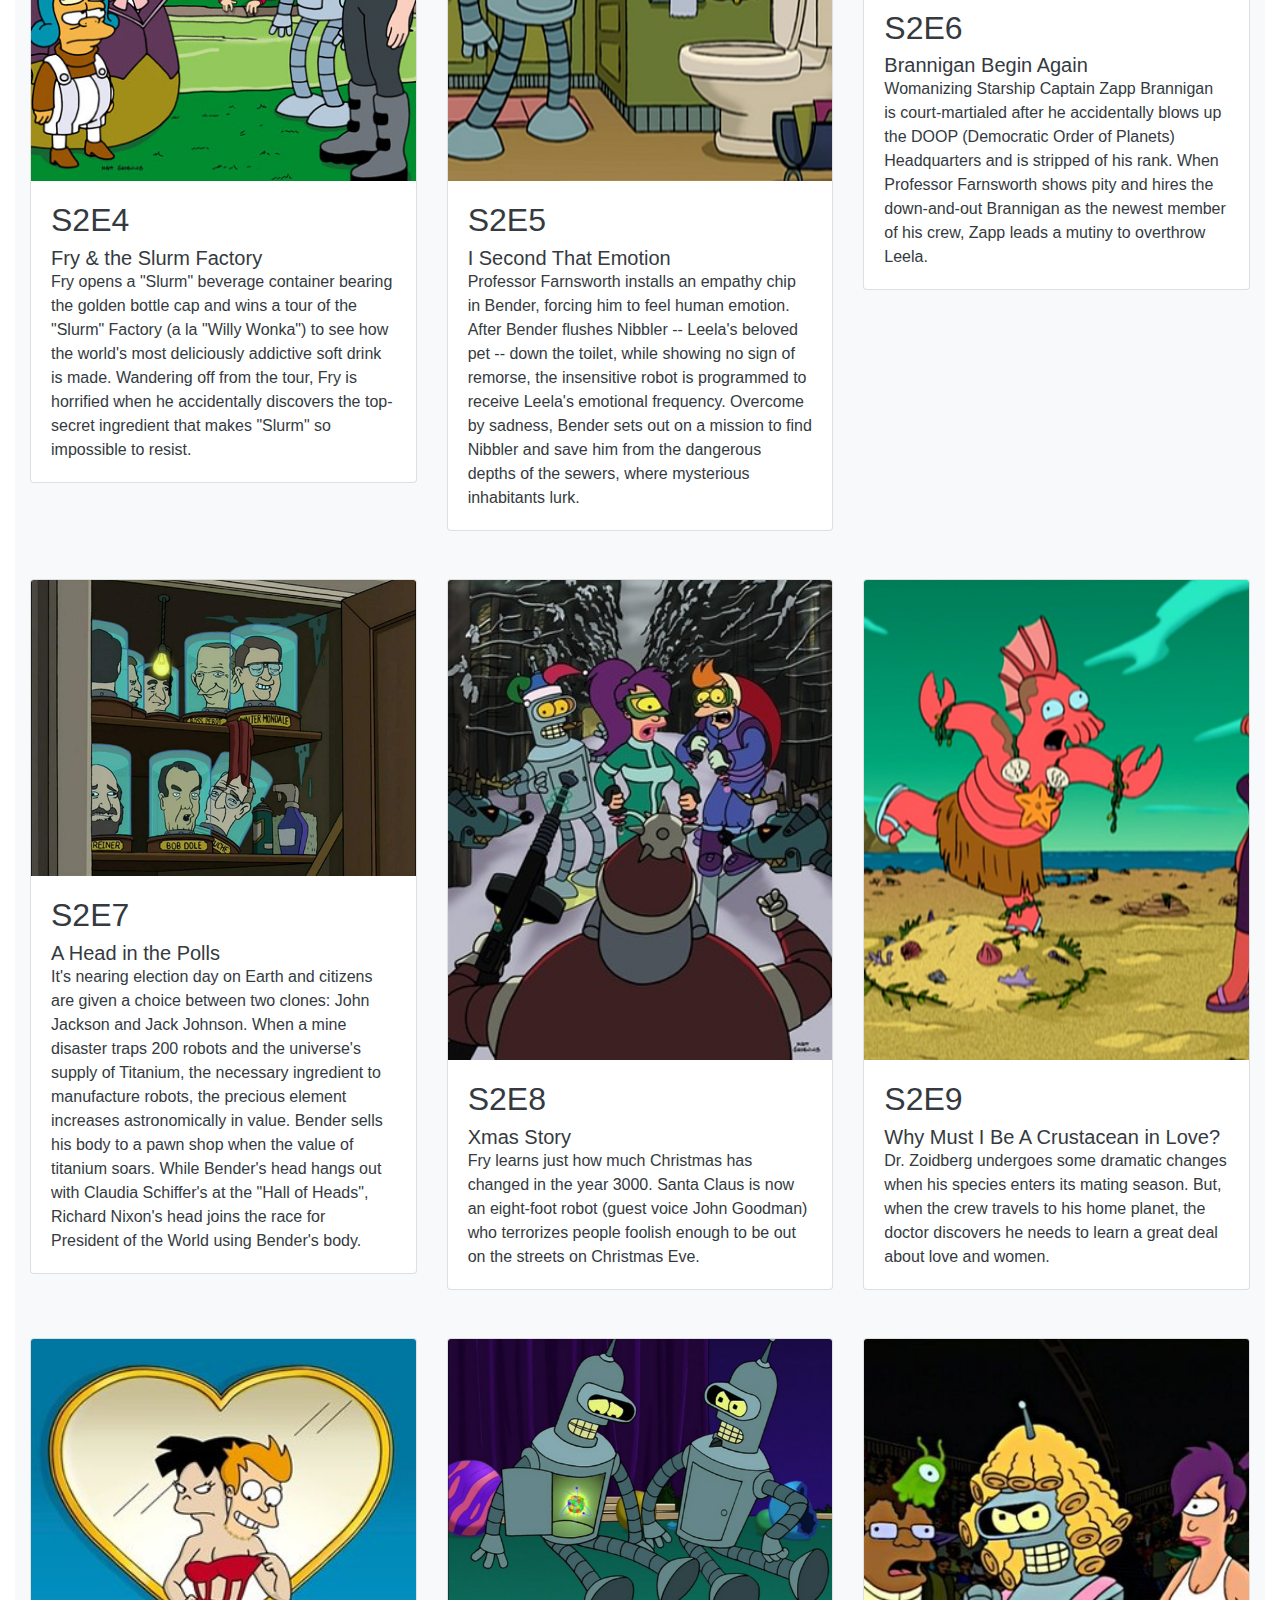
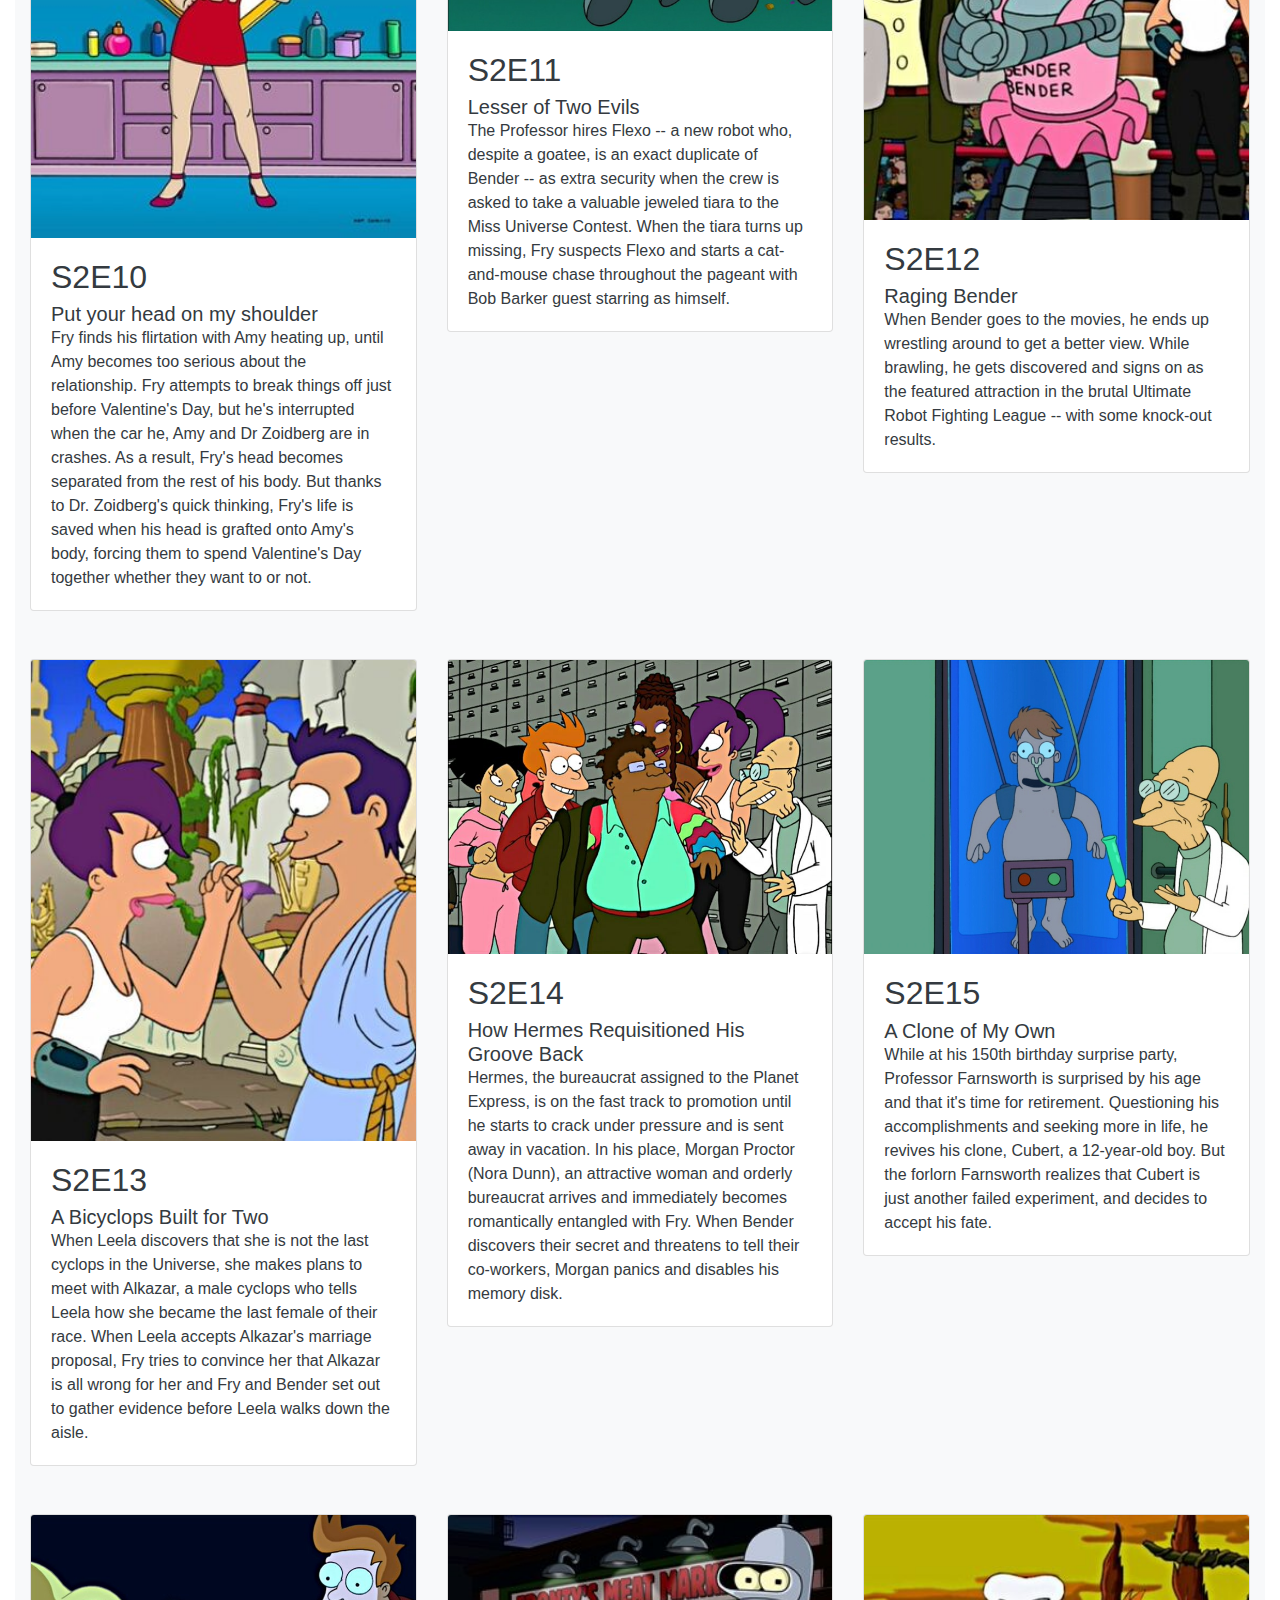
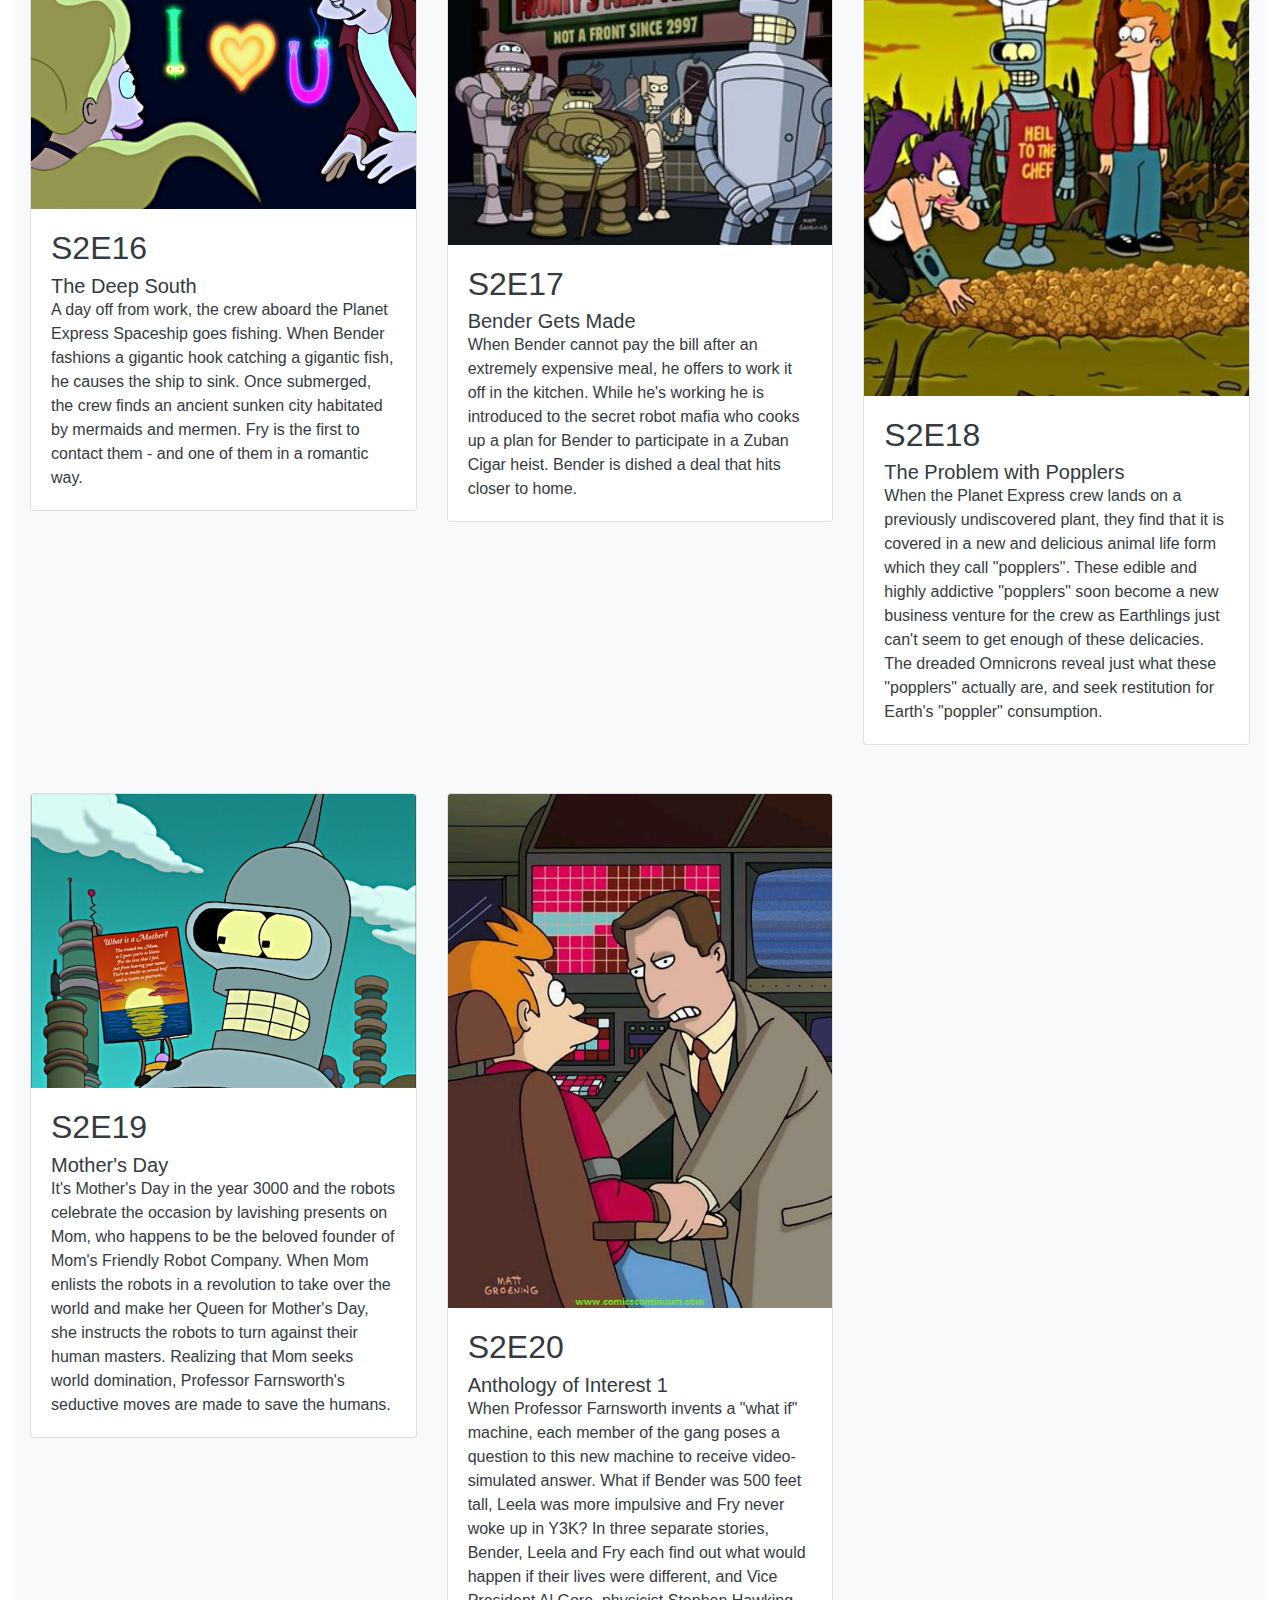
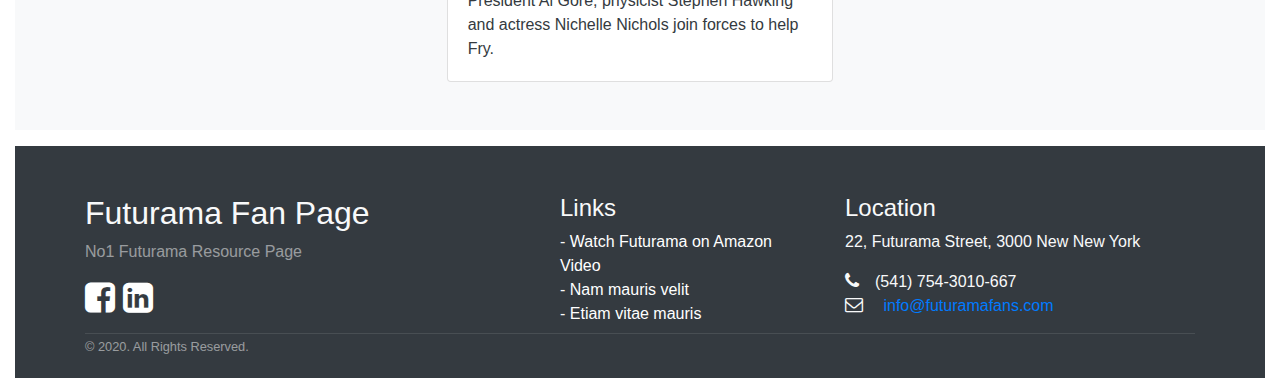
<file: src/season2.html>
<!DOCTYPE html>
<html lang="en">
  <head>
    <meta charset="utf-8" />
    <meta name="viewport" content="width=device-width, shrink-to-fit=no" />
    <link
      rel="stylesheet"
      href="https://stackpath.bootstrapcdn.com/bootstrap/4.4.1/css/bootstrap.min.css"
      integrity="sha384-Vkoo8x4CGsO3+Hhxv8T/Q5PaXtkKtu6ug5TOeNV6gBiFeWPGFN9MuhOf23Q9Ifjh"
      crossorigin="anonymous"
    />
    <link
      rel="stylesheet"
      href="https://cdnjs.cloudflare.com/ajax/libs/font-awesome/4.7.0/css/font-awesome.min.css"
    />

    <link rel="stylesheet" type="text/css" href="../css/index.css" />
    <title>Futurama FanPage</title>
    <link rel="shortcut icon" href="../img/logo2.png" />
  </head>
  <body>
    <div class="container-fluid">
      <div class="header-container container-fluid bg-dark text-light mb-4">
        <div class="intro-animation container-fluid navbar-dark bg-dark mb-3">
          <div class="header-text-container container-fluid d-flex flex-column">
            <div class="badge">
              <h1 id="text-bend">FUTURAMA</h1>
            </div>
            <div class="caption-container">
              <p id="title-caption">Loading...</p>
            </div>
          </div>
        </div>

        <nav class="navbar navbar-expand-md navbar-dark bg-dark">
          <a class="navbar-brand all-caps " href="../index.html">Futurama</a>
          <button
            class="navbar-toggler"
            type="button"
            data-toggle="collapse"
            data-target="#navbarSupportedContent"
            aria-controls="navbarSupportedContent"
            aria-expanded="false"
            aria-label="Toggle navigation"
          >
            <span class="navbar-toggler-icon"></span>
          </button>

          <div class="collapse navbar-collapse" id="navbarSupportedContent">
            <ul class="navbar-nav mr-auto">
              <li class="nav-item">
                <a class="nav-link" href="../index.html"
                  >Home <span class="sr-only">(current)</span></a
                >
              </li>
              <li class="nav-item dropdown  active">
                <a
                  class="nav-link dropdown-toggle"
                  href="#"
                  id="navbarDropdown"
                  role="button"
                  data-toggle="dropdown"
                  aria-haspopup="true"
                  aria-expanded="false"
                >
                  Episode Guide
                </a>
                <div class="dropdown-menu" aria-labelledby="navbarDropdown">
                  <a class="dropdown-item" href="../src/season1.html"
                    >Season 1</a
                  >
                  <a class="dropdown-item  active" href="../src/season2.html"
                    >Season 2</a
                  >
                  <a class="dropdown-item" href="#">Season 3</a>
                  <a class="dropdown-item" href="#">Season 4</a>
                  <a class="dropdown-item" href="#">Season 5</a>
                  <a class="dropdown-item" href="#">Season 6</a>
                  <a class="dropdown-item" href="#">Season 7</a>
                </div>
              </li>
              <li class="nav-item">
                <a class="nav-link" href="./characters.html">Characters</a>
              </li>
              <li class="nav-item">
                <a class="nav-link" href="./quiz.html">Quiz</a>
              </li>
            </ul>
          </div>
        </nav>
      </div>

      <div class="main container-fluid bg-light text-dark mt-2">
        <div class="row">
          <div class="col-12 col-md-6 col-lg-4">
            <section class="card mb-5">
              <a href="#"
                ><img
                  class="card-img-top"
                  src="../img/s2/s2e1.jpg"
                  alt="Futurama episode one"
              /></a>
              <div class="card-body">
                <h2 class="card-title">S2E1</h2>
                <h5 class="card-subtitle">A Flight To Remember</h5>
                <p class="card-text">
                  Professor Farnsworth books the crew of Planet Express on the
                  maiden voyage of the largest, most luxurious space cruise ship
                  ever ... the Titanic. This expedition turns into a "Love Boat"
                  as Bender falls for a wealthy Countess robot and Fry swims
                  with the sharks. When Zapp Brannigan takes a shortcut in
                  space, however, it becomes a night to remember as the Titanic
                  approaches a black hole.
                </p>
              </div>
            </section>
            <!-- card -->
          </div>
          <div class="col-12 col-md-6 col-lg-4">
            <section class="card mb-5">
              <a href="#">
                <img
                  class="card-img-top"
                  src="../img/s2/s2e2.png"
                  alt="Futurama episode two"
              /></a>

              <div class="card-body">
                <h2 class="card-title">S2E2</h2>
                <h5 class="card-subtitle">Mars University</h5>
                <p class="card-text">
                  When Fry returns to college to prove he can be just as good of
                  a dropout as he was in the Twentieth Century, Professor
                  Farnsworth surprises him with a dorm roommate, a
                  super-intelligent monkey. Meanwhile Bender, a legend of the
                  robot fraternity Epsilon Rho Rho -- "ERR"-- leads a revenge of
                  the robot nerds.
                </p>
              </div>
            </section>
            <!-- card -->
          </div>
          <div class="col-12 col-md-6 col-lg-4">
            <section class="card mb-5">
              <a href="#">
                <img
                  class="card-img-top"
                  src="../img/s2/s2e3.jpg"
                  alt="Futurama episode three"
              /></a>

              <div class="card-body">
                <h2 class="card-title">S2E3</h2>
                <h5 class="card-subtitle">When Aliens Attack</h5>
                <p class="card-text">
                  The Omicronians threaten to destroy the earth if they can't
                  see the last episode of a lost 20th Century television series
                  "Single Female Lawyer" starring an unmarried human female, who
                  wears very short miniskirts, struggling to succeed in human
                  man's world. Because the last episode was destroyed by someone
                  spilling beer on the transmitter (think Fry), the crew from
                  Planet Express must deliver their version of "Single Female
                  Lawyer."
                </p>
              </div>
            </section>
            <!-- card -->
          </div>
          <div class="col-12 col-md-6 col-lg-4">
            <section class="card mb-5">
              <a href="#">
                <img
                  class="card-img-top"
                  src="../img/s2/s2e4.jpg"
                  alt="Futurama episode four"
              /></a>

              <div class="card-body">
                <h2 class="card-title">S2E4</h2>
                <h5 class="card-subtitle">Fry & the Slurm Factory</h5>
                <p class="card-text">
                  Fry opens a "Slurm" beverage container bearing the golden
                  bottle cap and wins a tour of the "Slurm" Factory (a la "Willy
                  Wonka") to see how the world's most deliciously addictive soft
                  drink is made. Wandering off from the tour, Fry is horrified
                  when he accidentally discovers the top-secret ingredient that
                  makes "Slurm" so impossible to resist.
                </p>
              </div>
            </section>
            <!-- card -->
          </div>
          <div class="col-12 col-md-6 col-lg-4">
            <section class="card mb-5">
              <a href="#">
                <img
                  class="card-img-top"
                  src="../img/s2/s2e5.png"
                  alt="Futurama episode five"
              /></a>

              <div class="card-body">
                <h2 class="card-title">S2E5</h2>
                <h5 class="card-subtitle">I Second That Emotion</h5>
                <p class="card-text">
                  Professor Farnsworth installs an empathy chip in Bender,
                  forcing him to feel human emotion. After Bender flushes
                  Nibbler -- Leela's beloved pet -- down the toilet, while
                  showing no sign of remorse, the insensitive robot is
                  programmed to receive Leela's emotional frequency. Overcome by
                  sadness, Bender sets out on a mission to find Nibbler and save
                  him from the dangerous depths of the sewers, where mysterious
                  inhabitants lurk.
                </p>
              </div>
            </section>
            <!-- card -->
          </div>
          <div class="col-12 col-md-6 col-lg-4">
            <section class="card mb-5">
              <a href="#">
                <img
                  class="card-img-top"
                  src="../img/s2/s2e6.jpeg"
                  alt="Futurama episode six"
              /></a>

              <div class="card-body">
                <h2 class="card-title">S2E6</h2>
                <h5 class="card-subtitle">Brannigan Begin Again</h5>
                <p class="card-text">
                  Womanizing Starship Captain Zapp Brannigan is court-martialed
                  after he accidentally blows up the DOOP (Democratic Order of
                  Planets) Headquarters and is stripped of his rank. When
                  Professor Farnsworth shows pity and hires the down-and-out
                  Brannigan as the newest member of his crew, Zapp leads a
                  mutiny to overthrow Leela.
                </p>
              </div>
            </section>
            <!-- card -->
          </div>
          <div class="col-12 col-md-6 col-lg-4">
            <section class="card mb-5">
              <a href="#">
                <img
                  class="card-img-top"
                  src="../img/s2/s2e7.jpg"
                  alt="Futurama episode seven"
              /></a>

              <div class="card-body">
                <h2 class="card-title">S2E7</h2>
                <h5 class="card-subtitle">A Head in the Polls</h5>
                <p class="card-text">
                  It's nearing election day on Earth and citizens are given a
                  choice between two clones: John Jackson and Jack Johnson. When
                  a mine disaster traps 200 robots and the universe's supply of
                  Titanium, the necessary ingredient to manufacture robots, the
                  precious element increases astronomically in value. Bender
                  sells his body to a pawn shop when the value of titanium
                  soars. While Bender's head hangs out with Claudia Schiffer's
                  at the "Hall of Heads", Richard Nixon's head joins the race
                  for President of the World using Bender's body.
                </p>
              </div>
            </section>
            <!-- card -->
          </div>
          <div class="col-12 col-md-6 col-lg-4">
            <section class="card mb-5">
              <a href="#">
                <img
                  class="card-img-top"
                  src="../img/s2/s2e8.jpg"
                  alt="Futurama episode eight"
              /></a>

              <div class="card-body">
                <h2 class="card-title">S2E8</h2>
                <h5 class="card-subtitle">Xmas Story</h5>
                <p class="card-text">
                  Fry learns just how much Christmas has changed in the year
                  3000. Santa Claus is now an eight-foot robot (guest voice John
                  Goodman) who terrorizes people foolish enough to be out on the
                  streets on Christmas Eve.
                </p>
              </div>
            </section>
            <!-- card -->
          </div>
          <div class="col-12 col-md-6 col-lg-4">
            <section class="card mb-5">
              <a href="#">
                <img
                  class="card-img-top"
                  src="../img/s2/s2e9.png"
                  alt="Futurama episode nine"
              /></a>

              <div class="card-body">
                <h2 class="card-title">S2E9</h2>
                <h5 class="card-subtitle">
                  Why Must I Be A Crustacean in Love?
                </h5>
                <p class="card-text">
                  Dr. Zoidberg undergoes some dramatic changes when his species
                  enters its mating season. But, when the crew travels to his
                  home planet, the doctor discovers he needs to learn a great
                  deal about love and women.
                </p>
              </div>
            </section>
            <!-- card -->
          </div>
          <div class="col-12 col-md-6 col-lg-4">
            <section class="card mb-5">
              <a href="#">
                <img
                  class="card-img-top"
                  src="../img/s2/s2e10.jpg"
                  alt="Futurama episode ten"
              /></a>

              <div class="card-body">
                <h2 class="card-title">S2E10</h2>
                <h5 class="card-subtitle">Put your head on my shoulder</h5>
                <p class="card-text">
                  Fry finds his flirtation with Amy heating up, until Amy
                  becomes too serious about the relationship. Fry attempts to
                  break things off just before Valentine's Day, but he's
                  interrupted when the car he, Amy and Dr Zoidberg are in
                  crashes. As a result, Fry's head becomes separated from the
                  rest of his body. But thanks to Dr. Zoidberg's quick thinking,
                  Fry's life is saved when his head is grafted onto Amy's body,
                  forcing them to spend Valentine's Day together whether they
                  want to or not.
                </p>
              </div>
            </section>
            <!-- card -->
          </div>
          <div class="col-12 col-md-6 col-lg-4">
            <section class="card mb-5">
              <a href="#">
                <img
                  class="card-img-top"
                  src="../img/s2/s2e11.jpg"
                  alt="Futurama episode eleven"
              /></a>

              <div class="card-body">
                <h2 class="card-title">S2E11</h2>
                <h5 class="card-subtitle">Lesser of Two Evils</h5>
                <p class="card-text">
                  The Professor hires Flexo -- a new robot who, despite a
                  goatee, is an exact duplicate of Bender -- as extra security
                  when the crew is asked to take a valuable jeweled tiara to the
                  Miss Universe Contest. When the tiara turns up missing, Fry
                  suspects Flexo and starts a cat-and-mouse chase throughout the
                  pageant with Bob Barker guest starring as himself.
                </p>
              </div>
            </section>
            <!-- card -->
          </div>
          <div class="col-12 col-md-6 col-lg-4">
            <section class="card mb-5">
              <a href="#">
                <img
                  class="card-img-top"
                  src="../img/s2/s2e12.jpg"
                  alt="Futurama episode twelve"
              /></a>

              <div class="card-body">
                <h2 class="card-title">S2E12</h2>
                <h5 class="card-subtitle">Raging Bender</h5>
                <p class="card-text">
                  When Bender goes to the movies, he ends up wrestling around to
                  get a better view. While brawling, he gets discovered and
                  signs on as the featured attraction in the brutal Ultimate
                  Robot Fighting League -- with some knock-out results.
                </p>
              </div>
            </section>
            <!-- card -->
          </div>
          <div class="col-12 col-md-6 col-lg-4">
            <section class="card mb-5">
              <a href="#">
                <img
                  class="card-img-top"
                  src="../img/s2/s2e13.jpg"
                  alt="Futurama episode thirteen"
              /></a>

              <div class="card-body">
                <h2 class="card-title">S2E13</h2>
                <h5 class="card-subtitle">A Bicyclops Built for Two</h5>
                <p class="card-text">
                  When Leela discovers that she is not the last cyclops in the
                  Universe, she makes plans to meet with Alkazar, a male cyclops
                  who tells Leela how she became the last female of their race.
                  When Leela accepts Alkazar's marriage proposal, Fry tries to
                  convince her that Alkazar is all wrong for her and Fry and
                  Bender set out to gather evidence before Leela walks down the
                  aisle.
                </p>
              </div>
            </section>
            <!-- card -->
          </div>
          <div class="col-12 col-md-6 col-lg-4">
            <section class="card mb-5">
              <a href="#">
                <img
                  class="card-img-top"
                  src="../img/s2/s2e14.jpeg"
                  alt="Futurama episode thirteen"
              /></a>

              <div class="card-body">
                <h2 class="card-title">S2E14</h2>
                <h5 class="card-subtitle">
                  How Hermes Requisitioned His Groove Back
                </h5>
                <p class="card-text">
                  Hermes, the bureaucrat assigned to the Planet Express, is on
                  the fast track to promotion until he starts to crack under
                  pressure and is sent away in vacation. In his place, Morgan
                  Proctor (Nora Dunn), an attractive woman and orderly
                  bureaucrat arrives and immediately becomes romantically
                  entangled with Fry. When Bender discovers their secret and
                  threatens to tell their co-workers, Morgan panics and disables
                  his memory disk.
                </p>
              </div>
            </section>
            <!-- card -->
          </div>
          <div class="col-12 col-md-6 col-lg-4">
            <section class="card mb-5">
              <a href="#">
                <img
                  class="card-img-top"
                  src="../img/s2/s2e15.jpg"
                  alt="Futurama episode thirteen"
              /></a>

              <div class="card-body">
                <h2 class="card-title">S2E15</h2>
                <h5 class="card-subtitle">A Clone of My Own</h5>
                <p class="card-text">
                  While at his 150th birthday surprise party, Professor
                  Farnsworth is surprised by his age and that it's time for
                  retirement. Questioning his accomplishments and seeking more
                  in life, he revives his clone, Cubert, a 12-year-old boy. But
                  the forlorn Farnsworth realizes that Cubert is just another
                  failed experiment, and decides to accept his fate.
                </p>
              </div>
            </section>
            <!-- card -->
          </div>
          <div class="col-12 col-md-6 col-lg-4">
            <section class="card mb-5">
              <a href="#">
                <img
                  class="card-img-top"
                  src="../img/s2/s2e16.jpg"
                  alt="Futurama episode thirteen"
              /></a>

              <div class="card-body">
                <h2 class="card-title">S2E16</h2>
                <h5 class="card-subtitle">The Deep South</h5>
                <p class="card-text">
                  A day off from work, the crew aboard the Planet Express
                  Spaceship goes fishing. When Bender fashions a gigantic hook
                  catching a gigantic fish, he causes the ship to sink. Once
                  submerged, the crew finds an ancient sunken city habitated by
                  mermaids and mermen. Fry is the first to contact them - and
                  one of them in a romantic way.
                </p>
              </div>
            </section>
            <!-- card -->
          </div>
          <div class="col-12 col-md-6 col-lg-4">
            <section class="card mb-5">
              <a href="#">
                <img
                  class="card-img-top"
                  src="../img/s2/s2e17.jpg"
                  alt="Futurama episode thirteen"
              /></a>

              <div class="card-body">
                <h2 class="card-title">S2E17</h2>
                <h5 class="card-subtitle">Bender Gets Made</h5>
                <p class="card-text">
                  When Bender cannot pay the bill after an extremely expensive
                  meal, he offers to work it off in the kitchen. While he's
                  working he is introduced to the secret robot mafia who cooks
                  up a plan for Bender to participate in a Zuban Cigar heist.
                  Bender is dished a deal that hits closer to home.
                </p>
              </div>
            </section>
            <!-- card -->
          </div>
          <div class="col-12 col-md-6 col-lg-4">
            <section class="card mb-5">
              <a href="#">
                <img
                  class="card-img-top"
                  src="../img/s2/s2e18.jpg"
                  alt="Futurama episode thirteen"
              /></a>

              <div class="card-body">
                <h2 class="card-title">S2E18</h2>
                <h5 class="card-subtitle">The Problem with Popplers</h5>
                <p class="card-text">
                  When the Planet Express crew lands on a previously
                  undiscovered plant, they find that it is covered in a new and
                  delicious animal life form which they call "popplers". These
                  edible and highly addictive "popplers" soon become a new
                  business venture for the crew as Earthlings just can't seem to
                  get enough of these delicacies. The dreaded Omnicrons reveal
                  just what these "popplers" actually are, and seek restitution
                  for Earth's "poppler" consumption.
                </p>
              </div>
            </section>
            <!-- card -->
          </div>
          <div class="col-12 col-md-6 col-lg-4">
            <section class="card mb-5">
              <a href="#">
                <img
                  class="card-img-top"
                  src="../img/s2/s2e19.jpg"
                  alt="Futurama episode thirteen"
              /></a>

              <div class="card-body">
                <h2 class="card-title">S2E19</h2>
                <h5 class="card-subtitle">Mother's Day</h5>
                <p class="card-text">
                  It's Mother's Day in the year 3000 and the robots celebrate
                  the occasion by lavishing presents on Mom, who happens to be
                  the beloved founder of Mom's Friendly Robot Company. When Mom
                  enlists the robots in a revolution to take over the world and
                  make her Queen for Mother's Day, she instructs the robots to
                  turn against their human masters. Realizing that Mom seeks
                  world domination, Professor Farnsworth's seductive moves are
                  made to save the humans.
                </p>
              </div>
            </section>
            <!-- card -->
          </div>
          <div class="col-12 col-md-6 col-lg-4">
            <section class="card mb-5">
              <a href="#">
                <img
                  class="card-img-top"
                  src="../img/s2/s2e20.jpg"
                  alt="Futurama episode thirteen"
              /></a>

              <div class="card-body">
                <h2 class="card-title">S2E20</h2>
                <h5 class="card-subtitle">Anthology of Interest 1</h5>
                <p class="card-text">
                  When Professor Farnsworth invents a "what if" machine, each
                  member of the gang poses a question to this new machine to
                  receive video-simulated answer. What if Bender was 500 feet
                  tall, Leela was more impulsive and Fry never woke up in Y3K?
                  In three separate stories, Bender, Leela and Fry each find out
                  what would happen if their lives were different, and Vice
                  President Al Gore, physicist Stephen Hawking and actress
                  Nichelle Nichols join forces to help Fry.
                </p>
              </div>
            </section>
            <!-- card -->
          </div>
        </div>
      </div>

      <div class="footer container-fluid mt-3 bg-dark text-light">
        <div class="pt-5 pb-1 footer bg-dark">
          <div class="container">
            <div class="row">
              <div class="col-md-5 col-sm-12 about-company">
                <h2>Futurama Fan Page</h2>
                <p class="pr-5 text-white-50">No1 Futurama Resource Page</p>
                <p>
                  <a href="#"><i class="fa fa-facebook-square mr-2"></i></a
                  ><a href="#"><i class="fa fa-linkedin-square"></i></a>
                </p>
              </div>
              <div class="col-md-3 col-sm-12 links">
                <h4 class="mt-lg-0 mt-sm-3">Links</h4>
                <ul class="m-0 p-0">
                  <li>- <a href="#">Watch Futurama on Amazon Video</a></li>
                  <li>- <a href="#">Nam mauris velit</a></li>
                  <li>- <a href="#">Etiam vitae mauris</a></li>
                </ul>
              </div>
              <div class="col-md-4 col-sm-12 location">
                <h4 class="mt-lg-0 mt-sm-4">Location</h4>
                <p>22, Futurama Street, 3000 New New York</p>
                <p class="mb-0">
                  <i class="fa fa-phone mr-3"></i>(541) 754-3010-667
                </p>
                <i class="fa fa-envelope-o mr-3"></i>
                <a
                  href="mailto: info@futuramafans.com?subject=Welcome to the World of Tommorow"
                  >info@futuramafans.com</a
                >
              </div>
            </div>
            <div class="row">
              <div class="col copyright">
                <p class="">
                  <small class="text-white-50"
                    >© 2020. All Rights Reserved.</small
                  >
                </p>
              </div>
            </div>
          </div>
        </div>
      </div>
    </div>

    <script
      src="https://code.jquery.com/jquery-3.4.1.slim.min.js"
      integrity="sha384-J6qa4849blE2+poT4WnyKhv5vZF5SrPo0iEjwBvKU7imGFAV0wwj1yYfoRSJoZ+n"
      crossorigin="anonymous"
    ></script>
    <script
      src="https://cdn.jsdelivr.net/npm/popper.js@1.16.0/dist/umd/popper.min.js"
      integrity="sha384-Q6E9RHvbIyZFJoft+2mJbHaEWldlvI9IOYy5n3zV9zzTtmI3UksdQRVvoxMfooAo"
      crossorigin="anonymous"
    ></script>
    <script
      src="https://stackpath.bootstrapcdn.com/bootstrap/4.4.1/js/bootstrap.min.js"
      integrity="sha384-wfSDF2E50Y2D1uUdj0O3uMBJnjuUD4Ih7YwaYd1iqfktj0Uod8GCExl3Og8ifwB6"
      crossorigin="anonymous"
    ></script>
    <script src="../js/jquery.lettering-0.6.min.js"></script>
    <script src="../js/circletype.min.js"></script>
    <script src="../js/index.js"></script>
  </body>
</html>
</file>
<file: css/index.css>
@font-face {
  font-family: "MyWebFont";
  src: url("../img/fr-bold.ttf") format("truetype"); /* Safari, Android, iOS */
}

/* intro-animation background from: https://codepen.io/theratslayer/pen/MEVdPG */
.intro-animation {
  width: 100%;
  height: 20rem;
  background-image: radial-gradient(
      rgba(255, 255, 255, 0.9) 0%,
      rgba(255, 255, 255, 0) 80%
    ),
    linear-gradient(180deg, rgba(0, 0, 0, 0) 50%, #4ae0ff 50%, #4ae0ff),
    linear-gradient(172deg, rgba(0, 0, 0, 0) 50%, #1d7eab 50%, #1d7eab),
    linear-gradient(157deg, rgba(0, 0, 0, 0) 50%, #4ae0ff 50%, #4ae0ff),
    linear-gradient(143deg, rgba(0, 0, 0, 0) 50%, #1d7eab 50%, #1d7eab),
    linear-gradient(127deg, rgba(0, 0, 0, 0) 50%, #4ae0ff 50%, #4ae0ff),
    linear-gradient(112deg, rgba(0, 0, 0, 0) 50%, #1d7eab 50%, #1d7eab),
    linear-gradient(97deg, rgba(0, 0, 0, 0) 50%, #4ae0ff 50%, #4ae0ff),
    linear-gradient(82deg, rgba(0, 0, 0, 0) 50%, #1d7eab 50%, #1d7eab),
    linear-gradient(67deg, rgba(0, 0, 0, 0) 50%, #4ae0ff 50%, #4ae0ff),
    linear-gradient(52deg, rgba(0, 0, 0, 0) 50%, #1d7eab 50%, #1d7eab),
    linear-gradient(37deg, rgba(0, 0, 0, 0) 50%, #4ae0ff 50%, #4ae0ff),
    linear-gradient(22deg, rgba(0, 0, 0, 0) 50%, #1d7eab 50%, #1d7eab),
    linear-gradient(8deg, rgba(0, 0, 0, 0) 50%, #4ae0ff 50%, #4ae0ff),
    linear-gradient(0deg, rgba(0, 0, 0, 0) 50%, #1d7eab 50%, #1d7eab);
  background-position: 0% 0%;
  background-size: 100% 200%;
  box-sizing: border-box;
  display: flex;
  align-items: center;
  justify-content: center;
  margin: 0;
  padding: 2rem 0;
  position: relative;
}

.intro-animation:after {
  width: 100%;
  height: 20rem;
  animation-name: burst;
  animation-duration: 3s;
  animation-iteration-count: infinite;
  background-image: radial-gradient(
      rgba(255, 255, 255, 0.9) 0%,
      rgba(255, 255, 255, 0) 40%
    ),
    linear-gradient(180deg, rgba(0, 0, 0, 0) 50%, #1d7eab 50%, #1d7eab),
    linear-gradient(172deg, rgba(0, 0, 0, 0) 50%, #4ae0ff 50%, #4ae0ff),
    linear-gradient(157deg, rgba(0, 0, 0, 0) 50%, #1d7eab 50%, #1d7eab),
    linear-gradient(143deg, rgba(0, 0, 0, 0) 50%, #4ae0ff 50%, #4ae0ff),
    linear-gradient(127deg, rgba(0, 0, 0, 0) 50%, #1d7eab 50%, #1d7eab),
    linear-gradient(112deg, rgba(0, 0, 0, 0) 50%, #4ae0ff 50%, #4ae0ff),
    linear-gradient(97deg, rgba(0, 0, 0, 0) 50%, #1d7eab 50%, #1d7eab),
    linear-gradient(82deg, rgba(0, 0, 0, 0) 50%, #4ae0ff 50%, #4ae0ff),
    linear-gradient(67deg, rgba(0, 0, 0, 0) 50%, #1d7eab 50%, #1d7eab),
    linear-gradient(52deg, rgba(0, 0, 0, 0) 50%, #4ae0ff 50%, #4ae0ff),
    linear-gradient(37deg, rgba(0, 0, 0, 0) 50%, #1d7eab 50%, #1d7eab),
    linear-gradient(22deg, rgba(0, 0, 0, 0) 50%, #4ae0ff 50%, #4ae0ff),
    linear-gradient(8deg, rgba(0, 0, 0, 0) 50%, #1d7eab 50%, #1d7eab),
    linear-gradient(0deg, rgba(0, 0, 0, 0) 50%, #4ae0ff 50%, #4ae0ff);
  background-position: 50% -100%;
  background-size: 200% 400%;
  content: "";
  opacity: 1;
  position: absolute;
  left: 0;
  top: 0;
}

@keyframes burst {
  0% {
    opacity: 1;
  }

  50% {
    opacity: 0;
  }

  100% {
    opacity: 1;
  }
}

.caption-container {
  color: black;
  font-size: 0.3rem;
  font-family: MyWebFont;
  text-transform: uppercase;
  text-align: center;
  margin-top: 5rem;
  font-size: 1rem;
}

.badge h1 {
  font-family: MyWebFont;
  color: red;
  -webkit-text-stroke: 1px yellow;
  text-shadow: 3px 3px 0 yellow, -1px -1px 0 yellow, 1px -1px 0 yellow,
    -1px 1px 0 yellow, 1px 1px 0 yellow;
  font-size: 2rem;
}

.futurama_img {
  width: 12rem;
  margin-right: 5px;
  border: 2px solid white;
}

.main-text {
  margin-top: 1rem;
}

.all-caps {
  text-transform: uppercase;
  font-family: MyWebFont;
  font-size: 1rem;
  margin-top: 5px;
}

.table {
  margin-right: 15px;
  border: 2px solid white;
  margin-top: 10px;
}

.list-group-item {
  padding: 0;
}

#chr-img {
  max-height: 300px;
}
.links ul {
  list-style-type: none;
  text-decoration: none;
}

.links li a {
  color: white;
  transition: color 0.2s;
}

.links li a:hover {
  text-decoration: none;
  color: #4180cb;
}

.about-company i {
  font-size: 35px;
}

.about-company a {
  color: white;
  transition: color 0.2s;
  font-family: MyWebFont;
}

.about-company a:hover {
  color: #4180cb;
}

.location i {
  font-size: 18px;
}

.copyright p {
  border-top: 1px solid rgba(255, 255, 255, 0.1);
}

.nav-link {
  font-size: 1.2rem;
  font-family: MyWebFont;
}

@media (min-width: 766px) {
  .badge h1 {
    font-size: 4rem;
  }
}
</file>
<file: css/quiz.css>
/* Quiz CSS */

.game-container {
  width: 100%;
}

.choice-container {
  display: flex;
  margin-bottom: 0.1rem;
  width: 100%;
  font-size: 1rem;
}

.choice-container:hover {
  cursor: pointer;
  transform: translateY(-0.1rem);
  transition: transform 150ms;
}

.choice-text {
  width: 80%;
}

/* HUD */

#hud {
  display: flex;
  justify-content: space-between;
}

.hud-prefix {
  text-align: center;
  font-size: 2rem;
}

.hud-main-text {
  text-align: center;
}

#progressBar {
  width: 90%;
  height: 3rem;
  border: 0.3rem solid #56a5eb;
  margin-top: 1.5rem;
}

#progressBarFull {
  height: 2.4rem;
  background-color: #56a5eb;
  width: 0%;
}
</file>
